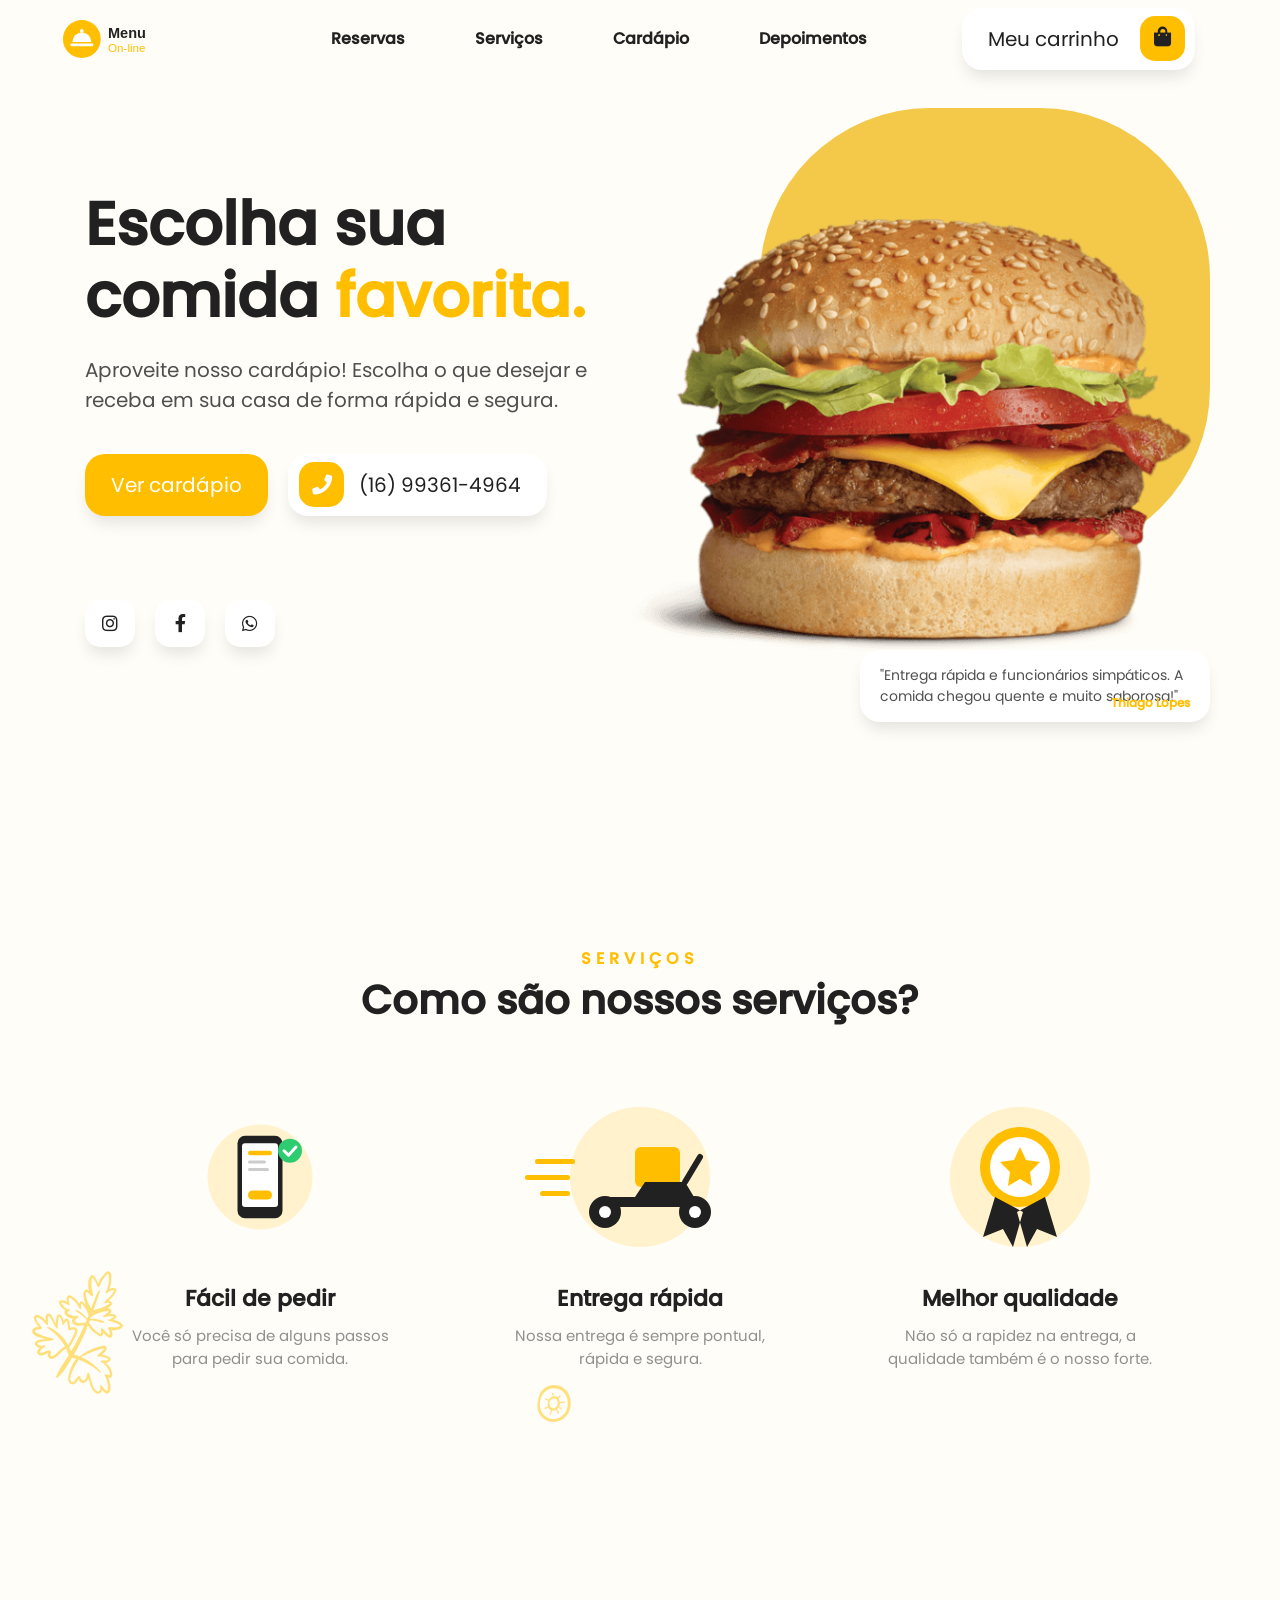
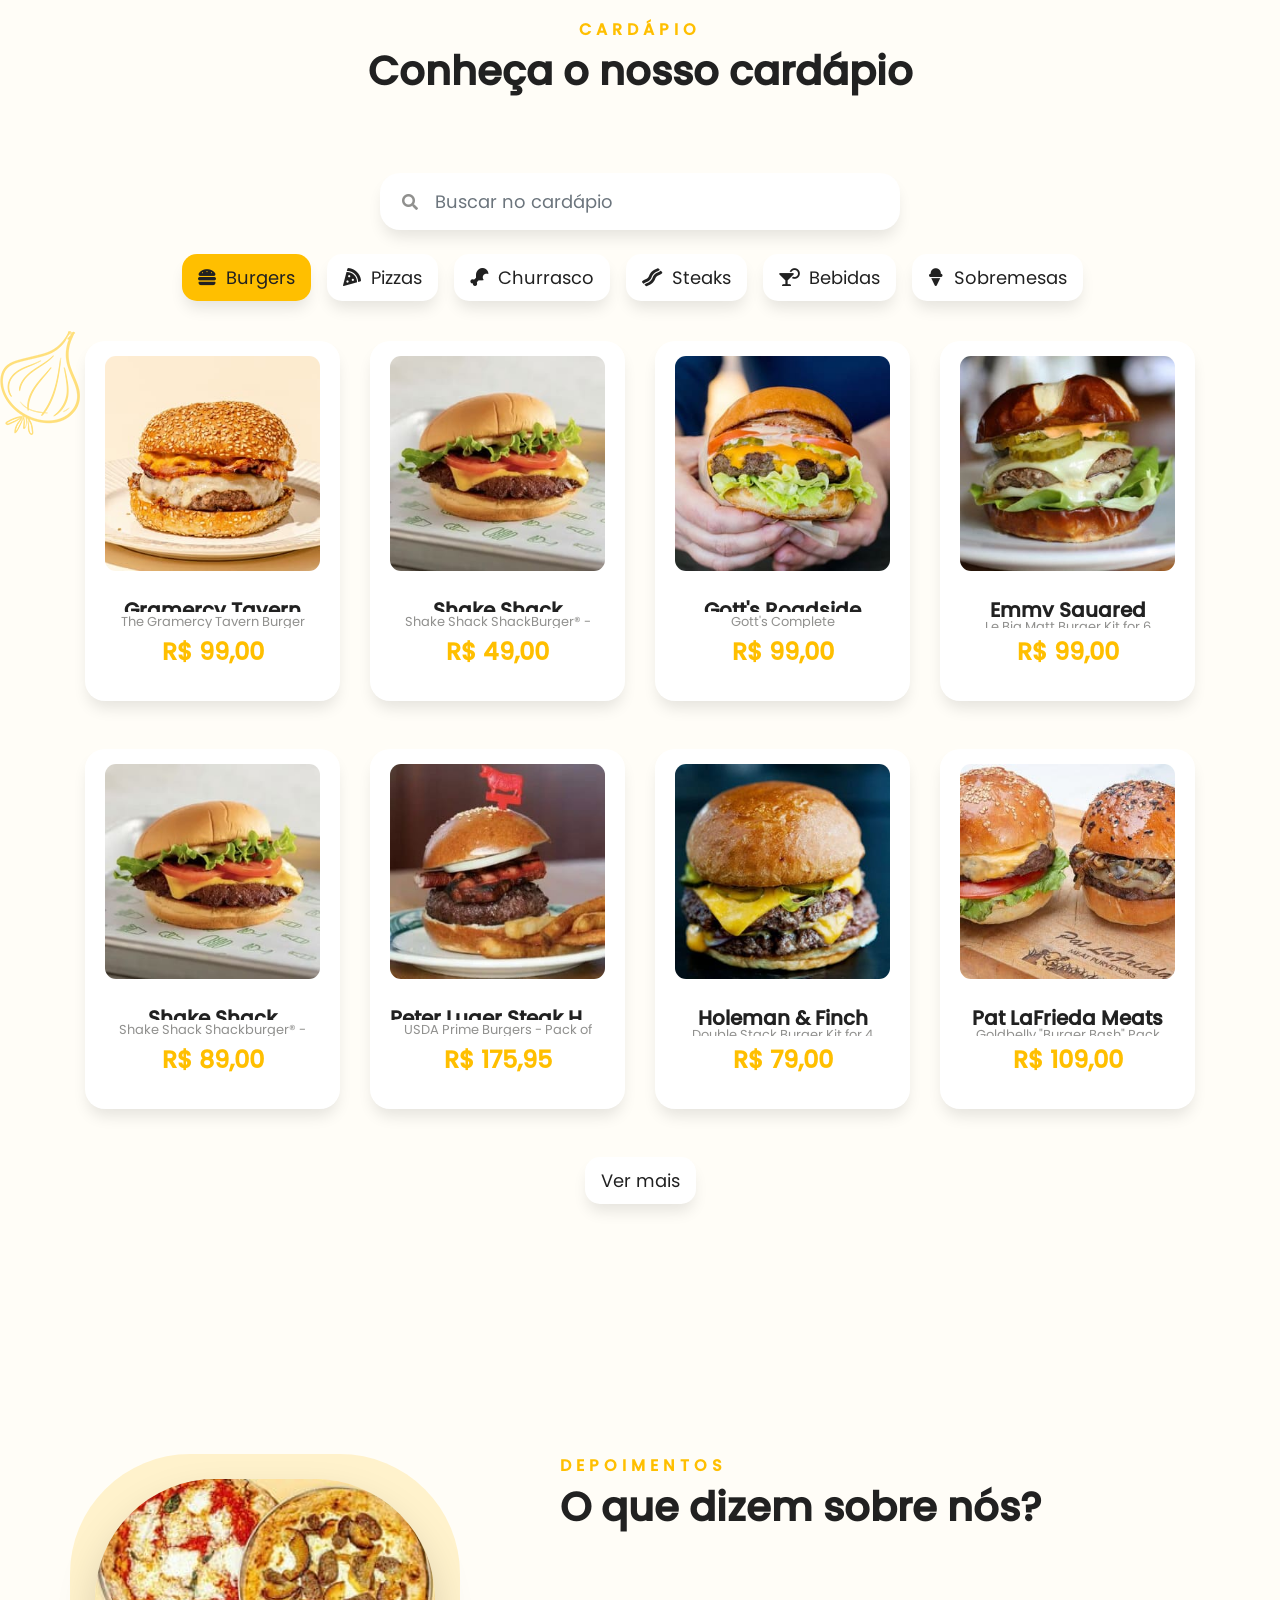
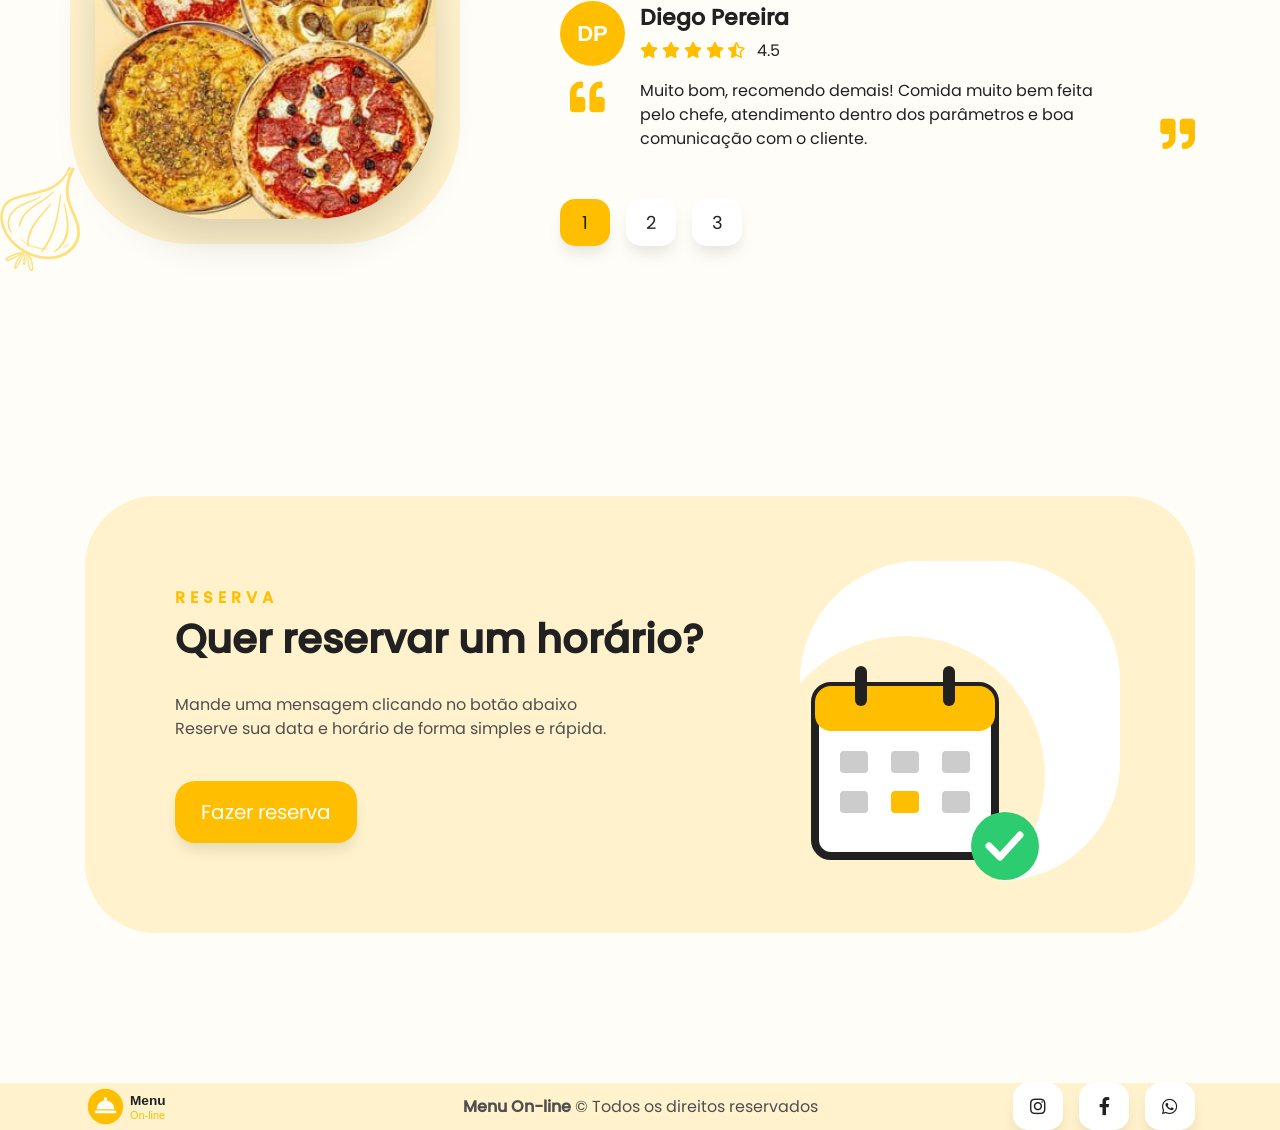
<file: index.html>
<!DOCTYPE html>
<html lang="pt-BR">

    <head>
        <meta charset="UTF-8" />
        <meta http-equiv="X-UA-Compatible" content="IE=edge" />
        <meta name="viewport" content="width=device-width, initial-scale=1.0" />
        <meta name="description" content="Cardápio on-line: escolha seus pratos, monte o carrinho e envie o pedido direto pelo WhatsApp." />
        <meta name="theme-color" content="#ffbf00" />
        <link rel="icon" href="./img/logo.svg" type="image/svg+xml" />
        <title>Restaurante - Seja bem-vindo!</title>

        <link rel="stylesheet" href="./css/bootstrap.min.css" />
        <link rel="stylesheet" href="./css/fontawesome.css" />
        <link rel="stylesheet" href="./css/animate.css" />
        <link rel="stylesheet" href="./css/main.css" />
        <link rel="stylesheet" href="./css/responsivo.css" />

        <!-- dados da empresa: edite js/empresa.js -->
        <script type="text/javascript" src="./js/empresa.js"></script>
        <script type="text/javascript" src="./js/comum.js"></script>
        <script type="text/javascript" src="./js/config.js"></script>
        <script type="text/javascript" src="./js/loja.js"></script>

    </head>

    <body>

        <div class="container-mensagens" id="container-mensagens">

        </div>

        <a class="botao-carrinho animated bounceIn hidden" onclick="cardapio.metodos.abrirCarrinho(true)">
            <div class="badge-total-carrinho">0</div>
            <i class="fa fa-shopping-bag"></i>
        </a>

        <section class="header">
            <div class="container">
                <nav class="navbar navbar-expand-lg pl-0 pr-0 col-one">
                    <a class="navbar-brand wow fadeIn" href="#">
                        <img src="./img/logo.svg" width="160" class="img-logo" alt="Menu On-line" />
                    </a>
                    <button class="navbar-toggler" type="button" data-toggle="collapse" data-target="#navbarNavDropdown">
                        <span class="navbar-toggler-icon">
                            <i class="fas fa-bars"></i>
                        </span>
                    </button>
                    <div class="collapse navbar-collapse" id="navbarNavDropdown">
                        <ul class="navbar-nav ml-auto mr-auto wow fadeIn">
                            <li class="nav-item nav-reservas">
                                <a href="#reservas" class="nav-link"><b>Reservas</b></a>
                            </li>
                            <li class="nav-item">
                                <a href="#servicos" class="nav-link"><b>Serviços</b></a>
                            </li>
                            <li class="nav-item">
                                <a href="#cardapio" class="nav-link"><b>Cardápio</b></a>
                            </li>
                            <li class="nav-item nav-depoimentos">
                                <a href="#depoimentos" class="nav-link"><b>Depoimentos</b></a>
                            </li>
                        </ul>
                        <a class="btn btn-white btn-icon wow fadeIn" onclick="cardapio.metodos.abrirCarrinho(true)">
                            Meu carrinho <span class="icon">
                                <div class="container-total-carrinho badge-total-carrinho hidden">0</div>
                                <i class="fa fa-shopping-bag"></i>
                            </span>
                        </a>
                    </div>
                </nav>
            </div>
        </section>

        <section class="banner">
            <div class="container">
                <div class="row">
                    <div class="col-12 col-lg-6 col-md-6 col-sm-12 col-one">
                        <div class="d-flex text-banner">
                            <h1 class="wow fadeInLeft"><b><span id="lblTituloSite"></span> <b class="color-primary" id="lblTituloDestaque"></b></b></h1>
                            <p class="wow fadeInLeft delay-02s" id="lblDescricaoSite"></p>
                            <div class="wow fadeIn delay-05s">
                                <a href="#cardapio" class="btn btn-yellow mt-4 mr-3">
                                    Ver cardápio
                                </a>
                                <a href="#" class="btn btn-white btn-icon-left mt-4" id="btnLigar">
                                    <span class="icon-left">
                                        <i class="fa fa-phone"></i>
                                    </span>
                                    <span id="lblTelefone"></span>
                                </a>
                            </div>
                        </div>
                        <a href="#" target="_blank" class="link-instagram btn btn-sm btn-white btn-social mt-4 mr-3 wow fadeIn delay-05s" title="Instagram">
                            <i class="fab fa-instagram"></i>
                        </a>
                        <a href="#" target="_blank" class="link-facebook btn btn-sm btn-white btn-social mt-4 mr-3 wow fadeIn delay-05s" title="Facebook">
                            <i class="fab fa-facebook-f"></i>
                        </a>
                        <a class="link-whatsapp btn btn-sm btn-white btn-social mt-4 wow fadeIn delay-05s" title="WhatsApp">
                            <i class="fab fa-whatsapp"></i>
                        </a>
                    </div>

                    <div class="col-6 no-mobile">
                        <div class="card-banner wow fadeIn delay-02s"></div>
                        <div class="d-flex img-banner wow fadeIn delay-05s">
                            <img src="./img/burguer.png" alt="" id="imgBanner" />
                        </div>
                        <div class="card card-case wow fadeInRight delay-07s">
                            <span id="lblCardCaseTexto"></span>
                            <span class="card-case-name">
                                <b id="lblCardCaseNome"></b>
                            </span>
                        </div>
                    </div>
                </div>
            </div>
        </section>

        <section class="servicos" id="servicos">

            <div class="background-servicos"></div>

            <div class="container">
                <div class="row">

                    <div class="col-12 col-one text-center mb-5 wow fadeIn">
                        <span class="hint-title"><b>Serviços</b></span>
                        <h1 class="title">
                            <b>Como são nossos serviços?</b>
                        </h1>
                    </div>

                    <div class="col-12 col-lg-4 col-md-4 col-sm-12 col-one mb-5 wow fadeInUp">
                        <div class="card-icon text-center">
                            <img src="./img/icone-pedido.svg" width="150" alt="" />
                        </div>
                        <div class="card-text text-center mt-3">
                            <p><b>Fácil de pedir</b></p>
                            <span>
                                Você só precisa de alguns passos para pedir sua comida.
                            </span>
                        </div>
                    </div>

                    <div class="col-12 col-lg-4 col-md-4 col-sm-12 col-one mb-5 wow fadeInUp">
                        <div class="card-icon text-center">
                            <img src="./img/icone-delivery.svg" width="250" alt="" />
                        </div>
                        <div class="card-text text-center mt-3">
                            <p><b>Entrega rápida</b></p>
                            <span>
                                Nossa entrega é sempre pontual, rápida e segura.
                            </span>
                        </div>
                    </div>

                    <div class="col-12 col-lg-4 col-md-4 col-sm-12 col-one mb-5 wow fadeInUp">
                        <div class="card-icon text-center">
                            <img src="./img/icone-qualidade.svg" width="250" alt="" />
                        </div>
                        <div class="card-text text-center mt-3">
                            <p><b>Melhor qualidade</b></p>
                            <span>
                                Não só a rapidez na entrega, a qualidade também é o nosso forte.
                            </span>
                        </div>
                    </div>

                </div>
            </div>
        </section>

        <section class="cardapio" id="cardapio">

            <div class="background-cardapio"></div>

            <div class="container">
                <div class="row">

                    <div class="col-12 col-one text-center mb-5 wow fadeIn">
                        <span class="hint-title"><b>Cardápio</b></span>
                        <h1 class="title">
                            <b>Conheça o nosso cardápio</b>
                        </h1>
                    </div>

                    <div class="col-12 col-one hidden" id="avisoMesa">
                        <div class="aviso-mesa">
                            <i class="fas fa-chair"></i>
                            <span><b>Mesa <span id="lblNumeroMesa"></span></b> · escolha os itens e envie o pedido pelo WhatsApp</span>
                        </div>
                    </div>

                    <div class="col-12 col-one mb-4">
                        <div class="container-busca">
                            <i class="fas fa-search"></i>
                            <input id="txtBusca" type="search" class="form-control" placeholder="Buscar no cardápio" autocomplete="off" />
                        </div>
                    </div>

                    <!-- categorias: configure em js/empresa.js -->
                    <div class="col-12 col-one container-menu wow fadeInUp" id="menuCategorias">
                    </div>

                    <div class="col-12 col-one">
                        <div class="row" id="itensCardapio">

                            

                        </div>
                    </div>
                
                    <div class="col-12 col-one text-center wow fadeInUp">
                        <a id="btnVerMais" class="btn btn-white btn-sm" onclick="cardapio.metodos.verMais()">
                            Ver mais
                        </a>
                    </div>

                </div>
            </div>
        </section>

        <section class="depoimentos" id="depoimentos">

            <div class="background-depoimentos"></div>

            <div class="container">
                <div class="row">

                    <div class="col-5 no-mobile text-center">
                        <div class="card-depoimentos wow fadeIn"></div>
                        <div class="d-flex img-banner wow fadeInLeft delay-02s">
                            <img src="./img/cardapio/pizzas/wood-fired-pizzas-best-seller-4-pack.1653bb05922ba153ac178f8365d27f6d.jpg" class="img-pizzas" alt="" id="imgDepoimentos" />
                        </div>
                    </div>

                    <div class="col-12 col-lg-7 col-md-7 col-sm-12 col-one">
                        <span class="hint-title wow fadeIn"><b>Depoimentos</b></span>
                        <h1 class="title wow fadeIn">
                            <b>O que dizem sobre nós?</b>
                        </h1>
                        <!-- depoimentos: configure em js/empresa.js -->
                        <div class="mb-5" id="listaDepoimentos"></div>

                        <div id="botoesDepoimentos"></div>

                    </div>

                </div>
            </div>
        </section>

        <section class="reserva" id="reservas">
            <div class="container">
                <div class="row">
                    <div class="col-12 col-one">

                        <div class="card-secondary wow fadeInUp">

                            <div class="row">

                                <div class="col-12 col-lg-7 col-md-7 col-sm-12">
                                    <span class="hint-title"><b>Reserva</b></span>
                                    <h1 class="title">
                                        <b>Quer reservar um horário?</b>
                                    </h1>
                                    <p class="pr-5">
                                        Mande uma mensagem clicando no botão abaixo
                                        <br>
                                        Reserve sua data e horário de forma simples e rápida.
                                    </p>
                                    <a class="btn btn-yellow mt-4 wow fadeIn delay-05s" href="#" id="btnReserva" target="_blank">
                                        Fazer reserva
                                    </a>
                                </div>

                                <div class="col-5 no-mobile">
                                    <div class="card-reserva"></div>
                                    <div class="d-flex img-banner">
                                        <img src="./img/icone-reserva.svg" alt="" />
                                    </div>
                                </div>

                            </div>

                        </div>

                    </div>
                </div>
            </div>
        </section>

        <footer>
            <div class="container">
                <div class="row">

                    <div class="col-12 col-lg-3 col-md-3 col-sm-12 col-one container-logo-footer wow fadeIn">
                        <img class="logo-footer" src="./img/logo.svg" alt="Menu On-line" />
                    </div>

                    <div class="col-12 col-lg-6 col-md-6 col-sm-12 col-one container-texto-footer wow fadeIn">
                        <p class="mb-0">
                            <b class="lbl-nome-empresa"></b> &copy; Todos os direitos reservados
                        </p>
                    </div>

                    <div class="col-12 col-lg-3 col-md-3 col-sm-12 col-one container-redes-footer wow fadeIn">
                        <a href="#" target="_blank" class="link-instagram btn btn-sm btn-white btn-social mr-3" title="Instagram">
                            <i class="fab fa-instagram"></i>
                        </a>
                        <a href="#" target="_blank" class="link-facebook btn btn-sm btn-white btn-social mr-3" title="Facebook">
                            <i class="fab fa-facebook-f"></i>
                        </a>
                        <a class="link-whatsapp btn btn-sm btn-white btn-social" title="WhatsApp">
                            <i class="fab fa-whatsapp"></i>
                        </a>
                    </div>

                </div>
            </div>
        </footer>


        <div class="modal-full animated fadeIn hidden" id="modalCarrinho">

            <div class="m-header">
                <div class="container">
                    <a class="btn btn-white btn-sm float-right" onclick="cardapio.metodos.abrirCarrinho(false)">
                        Fechar
                    </a>
                    <div class="etapas">
                        <div class="etapa etapa1 active">1</div>
                        <div class="etapa etapa2">2</div>
                        <div class="etapa etapa3">3</div>
                    </div>
                    <p class="title-carrinho mt-4">
                        <b id="lblTituloEtapa">Seu carrinho:</b>
                    </p>
                </div>
            </div>

            <div class="m-body">
                <div class="container">

                    <div id="itensCarrinho" class="row mr-0 ml-0 animated fadeIn hidden">

                    </div>

                    <div id="finalizarPedido" class="row mr-0 ml-0 animated fadeIn hidden">

                        <div class="col-12 mb-4">
                            <div class="tipos-pedido" id="tiposPedido"></div>
                        </div>

                        <div class="col-12 col-lg-6 col-md-6 col-sm-12">
                            <div class="form-group">
                                <label>Seu nome: <span class="obrigatorio">obrigatório</span></label>
                                <input id="txtNome" type="text" class="form-control" autocomplete="name" maxlength="60" />
                            </div>
                        </div>

                        <div class="col-12 col-lg-3 col-md-3 col-sm-12 campo-mesa hidden">
                            <div class="form-group">
                                <label>Número da mesa: <span class="obrigatorio">obrigatório</span></label>
                                <input id="txtMesa" type="number" min="1" class="form-control" inputmode="numeric" />
                            </div>
                        </div>

                        <div class="col-12 campo-retirada info-retirada hidden">
                            <p class="texto-info">
                                <i class="fas fa-store"></i> Retire seu pedido em: <b id="lblEnderecoLoja"></b>
                            </p>
                        </div>

                        <div class="col-12 campos-entrega hidden">
                        <div class="row">

                        <div class="col-12 col-lg-4 col-md-4 col-sm-12">
                            <div class="form-group container-cep">
                                <label>CEP:</label>
                                <input id="txtCEP" type="text" class="form-control" inputmode="numeric" maxlength="9" placeholder="00000-000" autocomplete="postal-code" />
                                <a class="btn btn-yellow btn-sm" onclick="cardapio.metodos.buscarCep()" title="Buscar CEP">
                                    <i class="fa fa-search"></i>
                                </a>
                            </div>
                        </div>

                        <div class="col-8 no-mobile"></div>

                        <div class="col-12 col-lg-6 col-md-6 col-sm-12">
                            <div class="form-group">
                                <label>Endereço:</label>
                                <input id="txtEndereco" type="text" class="form-control" />
                            </div>
                        </div>

                        <div class="col-12 col-lg-4 col-md-4 col-sm-12">
                            <div class="form-group">
                                <label>Bairro:</label>
                                <input id="txtBairro" type="text" class="form-control" />
                            </div>
                        </div>

                        <div class="col-12 col-lg-2 col-md-2 col-sm-12">
                            <div class="form-group">
                                <label>Número:</label>
                                <input id="txtNumero" type="text" class="form-control" inputmode="numeric" />
                            </div>
                        </div>

                        <div class="col-12 col-lg-6 col-md-6 col-sm-12">
                            <div class="form-group">
                                <label>Cidade:</label>
                                <input id="txtCidade" type="text" class="form-control" />
                            </div>
                        </div>

                        <div class="col-12 col-lg-4 col-md-4 col-sm-12">
                            <div class="form-group">
                                <label>Complemento:</label>
                                <input id="txtComplemento" type="text" class="form-control" />
                            </div>
                        </div>

                        <div class="col-12 col-lg-2 col-md-2 col-sm-12">
                            <div class="form-group">
                                <label>UF:</label>
                                <select id="ddlUf" class="form-control">
                                    <option value="-1">...</option>
                                    <option value="AC">AC</option>
                                    <option value="AL">AL</option>
                                    <option value="AP">AP</option>
                                    <option value="AM">AM</option>
                                    <option value="BA">BA</option>
                                    <option value="CE">CE</option>
                                    <option value="DF">DF</option>
                                    <option value="ES">ES</option>
                                    <option value="GO">GO</option>
                                    <option value="MA">MA</option>
                                    <option value="MT">MT</option>
                                    <option value="MS">MS</option>
                                    <option value="MG">MG</option>
                                    <option value="PA">PA</option>
                                    <option value="PB">PB</option>
                                    <option value="PR">PR</option>
                                    <option value="PE">PE</option>
                                    <option value="PI">PI</option>
                                    <option value="RJ">RJ</option>
                                    <option value="RN">RN</option>
                                    <option value="RS">RS</option>
                                    <option value="RO">RO</option>
                                    <option value="RR">RR</option>
                                    <option value="SC">SC</option>
                                    <option value="SP">SP</option>
                                    <option value="SE">SE</option>
                                    <option value="TO">TO</option>
                                </select>
                            </div>
                        </div>

                    </div>

                        </div>

                        <div class="col-12">
                            <p class="title-carrinho mt-2 mb-2">
                                <b>Pagamento:</b> <span class="obrigatorio">obrigatório</span>
                            </p>
                            <div id="formasPagamento" class="formas-pagamento"></div>
                        </div>

                        <div class="col-12 col-lg-4 col-md-4 col-sm-12 campo-troco hidden">
                            <div class="form-group">
                                <label>Troco para quanto?</label>
                                <input id="txtTroco" type="text" class="form-control" inputmode="decimal" placeholder="Ex.: 100,00 (deixe vazio se não precisar)" />
                            </div>
                        </div>

                        <div class="col-12">
                            <div class="form-group">
                                <label>Observações do pedido:</label>
                                <textarea id="txtObservacao" class="form-control" rows="2" maxlength="300" placeholder="Ex.: sem cebola, tocar o interfone..."></textarea>
                            </div>
                        </div>

                    </div>

                    <div id="resumoCarrinho" class="row mr-0 ml-0 animated fadeIn hidden">
                        <div class="col-12">
                            <p class="title-carrinho mt-4">
                                <b>Itens do pedido:</b>
                            </p>
                        </div>

                        <div class="col-12">
                            <div class="row" id="listaItensResumo">

                            </div>
                        </div>

                        <div class="col-12">
                            <p class="title-carrinho mt-4">
                                <b id="lblTituloLocal">Local da entrega:</b>
                            </p>
                        </div>

                        <div class="col-12 item-carrinho resumo">
                            <div class="img-map">
                                <i id="iconeLocal" class="fas fa-map-marked-alt"></i>
                            </div>
                            <div class="dados-produto">
                                <p class="texto-endereco">
                                    <b id="resumoEndereco"></b>
                                </p>
                                <p class="cidade-endereco" id="cidadeEndereco"></p>
                            </div>
                        </div>

                        <div class="col-12" id="blocoPagamento">
                            <p class="title-carrinho mt-4">
                                <b>Pagamento:</b>
                            </p>
                            <div class="item-carrinho resumo ml-0">
                                <div class="img-map">
                                    <i class="fas fa-wallet"></i>
                                </div>
                                <div class="dados-produto">
                                    <p class="texto-endereco"><b id="resumoPagamento"></b></p>
                                    <p class="cidade-endereco" id="resumoObservacao"></p>
                                </div>
                            </div>
                        </div>

                        <div class="col-12 hidden" id="areaPix">
                            <div class="pix-box">
                                <p class="mb-1"><b>Pague com Pix</b></p>
                                <p class="mb-2">Valor: <b id="lblValorPix"></b></p>
                                <p class="aviso-pix" id="lblAvisoPixEntrega">A taxa de entrega será combinada pelo WhatsApp.</p>
                                <div id="qrPix" class="qr-pix"></div>
                                <textarea id="txtPixCopiaECola" class="form-control" rows="3" readonly></textarea>
                                <a class="btn btn-white btn-sm mt-3" onclick="cardapio.metodos.copiarPix()">
                                    <i class="fas fa-copy"></i>&nbsp; Copiar código Pix
                                </a>
                            </div>
                        </div>

                        <div class="col-12 hidden" id="areaCartao">
                            <div class="pix-box">
                                <p class="mb-2"><b>Pague com cartão</b></p>
                                <a class="btn btn-white btn-sm" target="_blank" id="btnPagarCartao">
                                    <i class="fas fa-credit-card"></i>&nbsp; Abrir link de pagamento
                                </a>
                            </div>
                        </div>

                    </div>

                    <div id="pedidoEnviado" class="row mr-0 ml-0 animated fadeIn hidden">
                        <div class="col-12 text-center pedido-enviado">
                            <i class="fas fa-check-circle"></i>
                            <p class="title-carrinho mt-3 mb-1"><b>Falta só um toque!</b></p>
                            <p>
                                Abrimos o WhatsApp com o seu pedido <b id="lblCodigoPedido"></b> pronto.<br>
                                Toque em <b>enviar</b> na conversa para a loja receber.
                            </p>
                            <a class="btn btn-white btn-sm" target="_blank" id="btnReabrirWhatsapp">
                                <i class="fab fa-whatsapp"></i>&nbsp; Abrir o WhatsApp de novo
                            </a>
                        </div>
                        <div class="col-12 area-pagamento"></div>
                    </div>

                </div>
            </div>

            <div class="m-footer">
                <div class="container">
                    <div class="container-total text-right mb-4">
                        <p class="mb-0">
                            <span>Subtotal:</span>
                            <span id="lblSubTotal">R$ 0,00</span>
                        </p>
                        <p class="mb-0 texto-entrega">
                            <span><i class="fas fa-motorcycle"></i> Entrega:</span>
                            <span id="lblValorEntrega">+ R$ 0,00</span>
                        </p>
                        <p class="mb-0 texto-total">
                            <span><b>Total:</b></span>
                            <span class="valor-total"><b id="lblValorTotal">R$ 0,00</b></span>
                        </p>
                    </div>

                    <a onclick="cardapio.metodos.carregarEndereco()" class="btn btn-yellow float-right" id="btnEtapaPedido">
                        Continuar
                    </a>
                    <a onclick="cardapio.metodos.resumoPedido()" class="btn btn-yellow float-right hidden" id="btnEtapaEndereco">
                        Revisar pedido
                    </a>
                    <a href="#" class="btn btn-yellow float-right hidden" id="btnEtapaResumo" target="_blank" onclick="cardapio.metodos.pedidoEnviado()">
                        <i class="fab fa-whatsapp"></i>&nbsp; Enviar pedido
                    </a>
                    <a class="btn btn-yellow float-right hidden" id="btnNovoPedido" onclick="cardapio.metodos.novoPedido()">
                        Fazer um novo pedido
                    </a>

                    <a onclick="cardapio.metodos.voltarEtapa()" class="btn btn-white float-right mr-3 hidden" id="btnVoltar">
                        Voltar
                    </a>

                </div>
            </div>


        </div>


        <script type="text/javascript" src="./js/jquery-1.12.4.min.js"></script>
        <script type="text/javascript" src="./js/modernizr-3.5.0.min.js"></script>
        <script type="text/javascript" src="./js/bootstrap.min.js"></script>
        <script type="text/javascript" src="./js/popper.min.js"></script>
        <script type="text/javascript" src="./js/wow.min.js"></script>
        <script type="text/javascript" src="./js/supabase.js"></script>
        <script type="text/javascript" src="./js/qrcode.js"></script>
        <script type="text/javascript" src="./js/dados.js"></script>
        <script type="text/javascript" src="./js/app.js"></script>

        <script>new WOW().init();</script>

    </body>

</html>
</file>
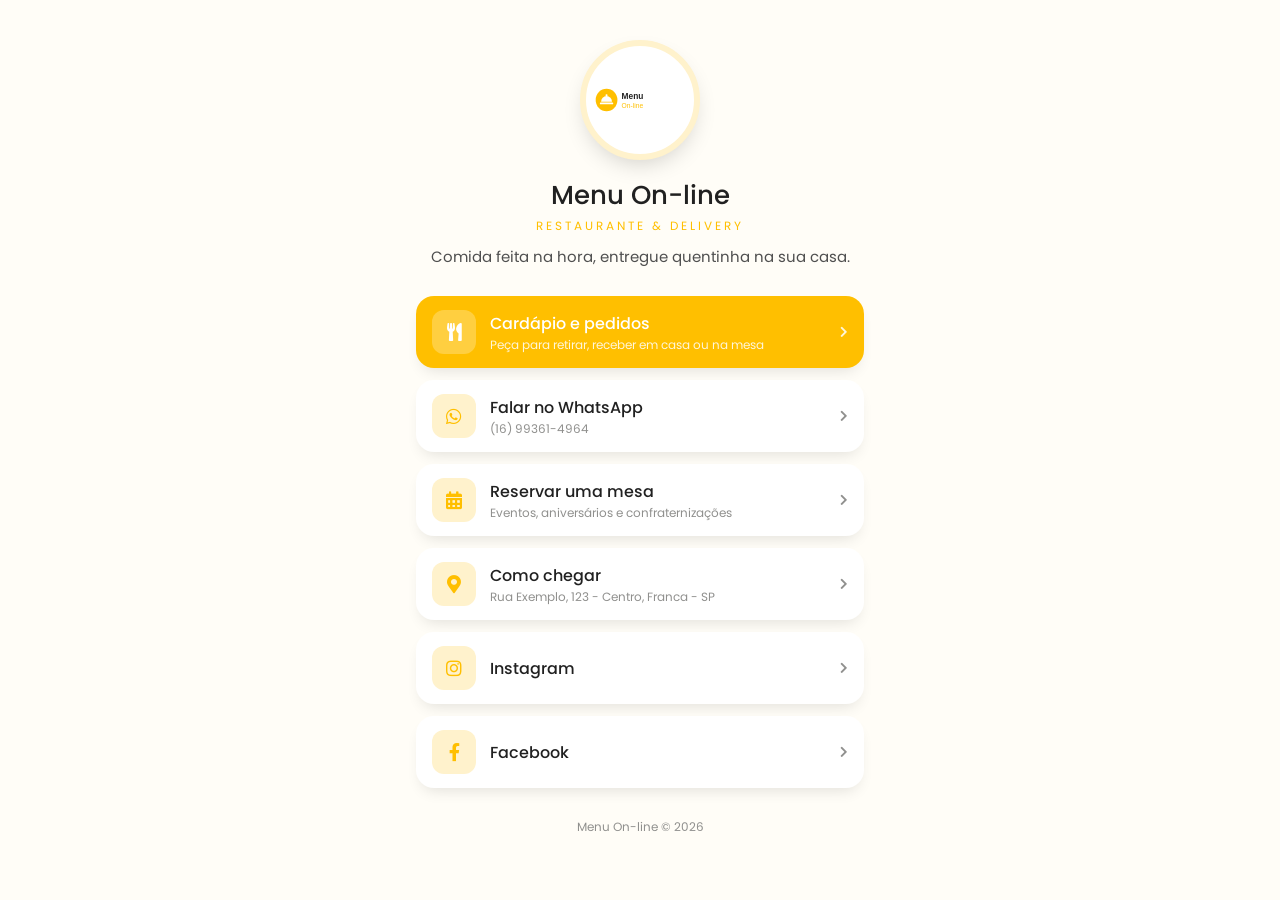
<file: bio.html>
<!DOCTYPE html>
<html lang="pt-BR">

    <head>
        <meta charset="UTF-8" />
        <meta name="viewport" content="width=device-width, initial-scale=1.0" />
        <meta name="description" content="Cardápio, pedidos, WhatsApp e localização." />
        <title>Link da bio</title>

        <link rel="stylesheet" href="./css/fontawesome.css" />
        <link rel="stylesheet" href="./css/bio.css" />

        <!-- dados da empresa: edite js/empresa.js -->
        <script type="text/javascript" src="./js/empresa.js"></script>
        <script type="text/javascript" src="./js/comum.js"></script>
        <script type="text/javascript" src="./js/config.js"></script>
        <script type="text/javascript" src="./js/loja.js"></script>
        <script type="text/javascript" src="./js/supabase.js"></script>
    </head>

    <body>

        <main class="bio">

            <header class="bio-topo">
                <div class="bio-logo">
                    <img id="imgLogo" src="" alt="" />
                </div>
                <h1 id="lblNome"></h1>
                <p class="bio-slogan" id="lblSlogan"></p>
                <p class="bio-descricao" id="lblDescricao"></p>
            </header>

            <nav class="bio-links" id="listaLinks"></nav>

            <footer class="bio-rodape">
                <span id="lblRodape"></span>
            </footer>

        </main>

        <script type="text/javascript">

            // com ?loja=, espera os dados da loja chegarem do banco
            LOJA.carregar().then(function () {

                var esc = COMUM.escapar;

                document.title = EMPRESA.nome + ' - Links';
                document.getElementById('imgLogo').src = EMPRESA.logo;
                document.getElementById('imgLogo').alt = EMPRESA.nome;
                document.getElementById('lblNome').textContent = EMPRESA.nome;
                document.getElementById('lblSlogan').textContent = EMPRESA.slogan || '';
                document.getElementById('lblDescricao').textContent = EMPRESA.descricaoBio || '';
                document.getElementById('lblRodape').textContent = EMPRESA.nome + ' © ' + new Date().getFullYear();

                var links = [];

                // botão principal: cardápio e pedidos
                links.push({
                    titulo: 'Cardápio e pedidos',
                    subtitulo: 'Peça para retirar, receber em casa ou na mesa',
                    icone: 'fas fa-utensils',
                    url: LOJA.link('./index.html') + '#cardapio',
                    destaque: true
                });

                if (EMPRESA.whatsapp) {
                    links.push({
                        titulo: 'Falar no WhatsApp',
                        subtitulo: EMPRESA.telefoneExibicao || '',
                        icone: 'fab fa-whatsapp',
                        url: COMUM.linkWhatsApp()
                    });
                }

                // botões extras configurados em js/empresa.js
                (EMPRESA.linksBio || []).forEach(function (link) {
                    var url = link.url ? COMUM.urlSegura(link.url) : COMUM.linkWhatsApp(link.mensagem || '');
                    if (!link.titulo || !url) return;

                    links.push({
                        titulo: link.titulo,
                        subtitulo: link.subtitulo || '',
                        icone: link.icone || 'fas fa-link',
                        url: url
                    });
                });

                if (COMUM.linkMapa()) {
                    links.push({
                        titulo: 'Como chegar',
                        subtitulo: EMPRESA.endereco || '',
                        icone: 'fas fa-map-marker-alt',
                        url: COMUM.linkMapa()
                    });
                }

                if (COMUM.urlSegura(EMPRESA.instagram)) {

                    // https://www.instagram.com/minhaloja/ => @minhaloja
                    var perfil = EMPRESA.instagram.replace(/^https?:\/\/[^/]+\/?/, '').split(/[/?#]/)[0];

                    links.push({
                        titulo: 'Instagram',
                        subtitulo: perfil ? '@' + perfil : '',
                        icone: 'fab fa-instagram',
                        url: EMPRESA.instagram
                    });
                }

                if (COMUM.urlSegura(EMPRESA.facebook)) {
                    links.push({
                        titulo: 'Facebook',
                        subtitulo: '',
                        icone: 'fab fa-facebook-f',
                        url: EMPRESA.facebook
                    });
                }

                document.getElementById('listaLinks').innerHTML = links.map(function (link) {

                    // o cardápio abre na mesma aba; os outros links em uma nova
                    var externo = link.url.indexOf('http') === 0;

                    return '<a class="bio-link' + (link.destaque ? ' destaque' : '') + '" href="' + esc(link.url) + '"' +
                        (externo ? ' target="_blank" rel="noopener"' : '') + '>' +
                        '<span class="bio-icone"><i class="' + esc(link.icone) + '"></i></span>' +
                        '<span class="bio-texto"><b>' + esc(link.titulo) + '</b>' +
                        (link.subtitulo ? '<small>' + esc(link.subtitulo) + '</small>' : '') + '</span>' +
                        '<i class="fas fa-chevron-right bio-seta"></i>' +
                        '</a>';

                }).join('');

            });

        </script>

    </body>

</html>
</file>
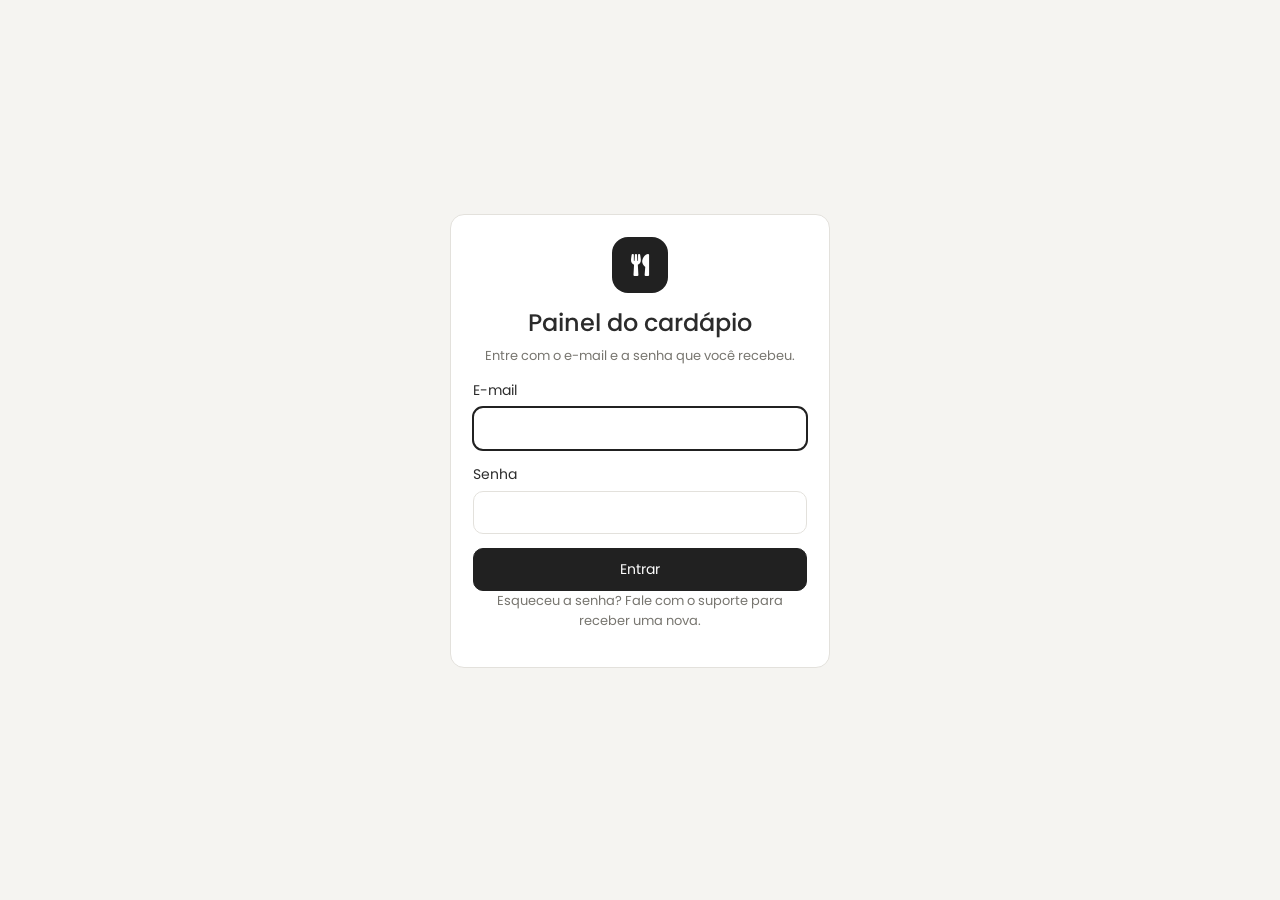
<file: painel.html>
<!DOCTYPE html>
<html lang="pt-BR">

    <head>
        <meta charset="UTF-8" />
        <meta name="viewport" content="width=device-width, initial-scale=1.0" />
        <meta name="robots" content="noindex" />
        <meta name="theme-color" content="#212121" />
        <title>Painel do cardápio</title>

        <link rel="icon" href="./img/logo.svg" type="image/svg+xml" />
        <link rel="stylesheet" href="./css/fontawesome.css" />
        <link rel="stylesheet" href="./css/painel.css" />
    </head>

    <body>

        <div id="mensagens" class="mensagens" aria-live="polite"></div>

        <!-- ================= carregando ================= -->
        <section id="telaCarregando" class="tela-centro">
            <p class="carregando"><i class="fas fa-utensils"></i> Carregando...</p>
        </section>

        <!-- ================= login ================= -->
        <section id="telaLogin" class="tela-centro hidden">
            <form id="formLogin" class="cartao login">
                <div class="login-icone"><i class="fas fa-utensils"></i></div>
                <h1>Painel do cardápio</h1>
                <p class="dica">Entre com o e-mail e a senha que você recebeu.</p>

                <label>
                    E-mail
                    <input type="email" id="loginEmail" required autocomplete="username" />
                </label>
                <label>
                    Senha
                    <input type="password" id="loginSenha" required autocomplete="current-password" />
                </label>

                <button type="submit" class="botao principal largo">Entrar</button>
                <p class="dica">Esqueceu a senha? Fale com o suporte para receber uma nova.</p>
            </form>
        </section>

        <!-- ================= aplicativo ================= -->
        <div id="telaApp" class="hidden">

            <header class="topo">
                <b class="topo-marca"><i class="fas fa-utensils"></i> Painel</b>
                <span id="lblUsuario" class="topo-usuario"></span>
                <button type="button" id="btnTrocarSenha" class="botao pequeno"><i class="fas fa-key"></i> <span>Trocar senha</span></button>
                <button type="button" id="btnSair" class="botao pequeno"><i class="fas fa-sign-out-alt"></i> <span>Sair</span></button>
            </header>

            <main class="conteudo">

                <!-- ---------- lista de lojas ---------- -->
                <section id="telaLojas" class="hidden">

                    <div class="cabecalho">
                        <h1>Lojas</h1>
                    </div>

                    <form id="formNovaLoja" class="cartao so-admin hidden">
                        <h2>Nova loja</h2>
                        <div class="grade">
                            <label>
                                Nome da loja
                                <input id="novaLojaNome" required maxlength="80" placeholder="Ex.: Pizzaria do Zé" />
                            </label>
                            <label>
                                Endereço do cardápio
                                <span class="com-prefixo">
                                    <span>?loja=</span>
                                    <input id="novaLojaSlug" required minlength="3" maxlength="40"
                                        pattern="[a-z0-9]+(-[a-z0-9]+)*" placeholder="pizzaria-do-ze"
                                        title="Só letras minúsculas, números e hífen" />
                                </span>
                            </label>
                        </div>
                        <button type="submit" class="botao principal"><i class="fas fa-plus"></i> Criar loja</button>
                    </form>

                    <div id="listaLojas" class="lista-lojas"></div>

                    <p id="semLojas" class="cartao vazio hidden">
                        Sua conta ainda não tem nenhuma loja liberada. Fale com o suporte.
                    </p>

                </section>

                <!-- ---------- editor da loja ---------- -->
                <section id="telaLoja" class="hidden">

                    <div class="cabecalho">
                        <button type="button" id="btnVoltarLojas" class="botao pequeno"><i class="fas fa-chevron-left"></i> Lojas</button>
                        <h1 id="lblNomeLoja"></h1>
                        <span id="lblLojaInativa" class="selo selo-alerta hidden">Desativada</span>
                    </div>

                    <div class="atalhos">
                        <a id="lnkCardapio" class="botao pequeno" target="_blank"><i class="fas fa-external-link-alt"></i> Ver cardápio</a>
                        <a id="lnkBio" class="botao pequeno" target="_blank"><i class="fas fa-link"></i> Link da bio</a>
                        <a id="lnkQr" class="botao pequeno" target="_blank"><i class="fas fa-print"></i> QR codes</a>
                    </div>

                    <nav class="abas" id="abas">
                        <button type="button" data-aba="abaLoja" class="active"><i class="fas fa-store"></i> Loja</button>
                        <button type="button" data-aba="abaCardapio"><i class="fas fa-utensils"></i> Cardápio</button>
                        <button type="button" data-aba="abaPedidos"><i class="fas fa-motorcycle"></i> Pedidos e pagamento</button>
                        <button type="button" data-aba="abaPagina"><i class="fas fa-image"></i> Página e bio</button>
                        <button type="button" data-aba="abaAcessos" class="so-admin hidden"><i class="fas fa-users"></i> Acessos</button>
                    </nav>

                    <!-- aba: loja -->
                    <form id="abaLoja" class="aba cartao form-loja">

                        <h2>Identidade</h2>
                        <div class="grade">
                            <label>
                                Nome da loja
                                <input data-campo="nome" required maxlength="80" />
                            </label>
                            <label>
                                Frase curta (aparece embaixo do nome)
                                <input data-campo="slogan" maxlength="80" placeholder="Ex.: Chocolates & Café" />
                            </label>
                        </div>

                        <div class="campo-imagem" data-campo="logo_url" data-tipo="logo">
                            <span class="rotulo">Logo</span>
                            <div class="imagem-previa"><img alt="" /></div>
                            <div class="imagem-acoes">
                                <label class="botao pequeno"><i class="fas fa-image"></i> Escolher imagem
                                    <input type="file" accept="image/png,image/jpeg,image/webp,image/gif" hidden />
                                </label>
                                <button type="button" class="botao pequeno remover-imagem"><i class="fas fa-trash-alt"></i> Remover</button>
                                <small>PNG com fundo transparente fica melhor. Até 5 MB.</small>
                            </div>
                        </div>

                        <h2>Cores</h2>
                        <div class="grade grade-3">
                            <label>
                                Principal (botões e preços)
                                <input type="color" data-campo="cor_primaria" />
                            </label>
                            <label>
                                Clara (fundos e cartões)
                                <input type="color" data-campo="cor_secundaria" />
                            </label>
                            <label>
                                Fundo da página
                                <input type="color" data-campo="cor_fundo" />
                            </label>
                        </div>

                        <h2>Contato e endereço</h2>
                        <div class="grade">
                            <label>
                                WhatsApp que recebe os pedidos
                                <input data-campo="whatsapp" data-tipo="telefone" inputmode="numeric" placeholder="5516999999999" />
                                <small>Só números: 55 + DDD + número.</small>
                            </label>
                            <label>
                                Telefone como aparece no site
                                <input data-campo="telefone_exibicao" maxlength="30" placeholder="(16) 99999-9999" />
                            </label>
                            <label>
                                Instagram
                                <input data-campo="instagram" data-tipo="url" placeholder="https://www.instagram.com/sualoja/" />
                            </label>
                            <label>
                                Facebook
                                <input data-campo="facebook" data-tipo="url" placeholder="https://www.facebook.com/sualoja" />
                            </label>
                            <label class="largura-total">
                                Endereço da loja
                                <input data-campo="endereco" maxlength="200" placeholder="Rua, número - bairro, cidade - UF" />
                            </label>
                            <label>
                                Link do Google Maps (opcional)
                                <input data-campo="link_mapa" data-tipo="url" placeholder="Se ficar vazio, usamos o endereço" />
                            </label>
                            <label>
                                Endereço do site (para os QR codes)
                                <input data-campo="url_site" data-tipo="url" placeholder="https://sualoja.com.br/" />
                                <small>Deixe vazio para usar o endereço deste sistema.</small>
                            </label>
                        </div>

                        <div class="rodape-form">
                            <button type="submit" class="botao principal"><i class="fas fa-save"></i> Salvar</button>
                        </div>
                    </form>

                    <!-- aba: cardápio -->
                    <section id="abaCardapio" class="aba hidden">

                        <p class="dica">
                            As mudanças do cardápio são salvas na hora. Itens marcados como indisponíveis
                            somem do cardápio sem precisar excluir.
                        </p>

                        <div id="listaCategorias"></div>

                        <form id="formNovaCategoria" class="cartao nova-categoria">
                            <select id="novaCategoriaIcone" aria-label="Ícone"></select>
                            <input id="novaCategoriaNome" required maxlength="60" placeholder="Nova categoria (ex.: Cafés, Lanches, Bebidas)" />
                            <button type="submit" class="botao principal"><i class="fas fa-plus"></i> Adicionar categoria</button>
                        </form>

                    </section>

                    <!-- aba: pedidos e pagamento -->
                    <form id="abaPedidos" class="aba cartao form-loja hidden">

                        <h2>Como o cliente recebe o pedido</h2>
                        <div class="opcoes">
                            <label class="opcao"><input type="checkbox" data-campo="aceita_retirada" /> Retirada no balcão</label>
                            <label class="opcao"><input type="checkbox" data-campo="aceita_entrega" /> Entrega</label>
                            <label class="opcao"><input type="checkbox" data-campo="aceita_mesa" /> Pedido na mesa (QR code)</label>
                        </div>

                        <div class="grade">
                            <label>
                                Quantidade de mesas
                                <input type="number" min="0" max="500" data-campo="quantidade_mesas" />
                            </label>
                            <label>
                                Taxa de entrega (R$)
                                <input data-campo="taxa_entrega" data-tipo="dinheiro" inputmode="decimal" placeholder="0,00" />
                                <label class="opcao em-linha"><input type="checkbox" id="chkTaxaCombinar" /> A combinar pelo WhatsApp</label>
                            </label>
                        </div>

                        <h2>Pix com QR Code no valor do pedido</h2>
                        <p class="dica">Com os três campos preenchidos, o cliente vê a opção <b>Pix agora</b>. Faça um Pix de teste antes de divulgar.</p>
                        <div class="grade grade-3">
                            <label>
                                Chave Pix
                                <input data-campo="pix_chave" maxlength="77" placeholder="CNPJ, e-mail, +55 telefone..." />
                            </label>
                            <label>
                                Nome do recebedor
                                <input data-campo="pix_nome" maxlength="25" placeholder="Como está no banco" />
                            </label>
                            <label>
                                Cidade do recebedor
                                <input data-campo="pix_cidade" maxlength="15" />
                            </label>
                        </div>

                        <h2>Cartão online</h2>
                        <label>
                            Link de pagamento (Mercado Pago, InfinitePay etc.)
                            <input data-campo="link_cartao" data-tipo="url" placeholder="Deixe vazio para não oferecer" />
                        </label>

                        <h2>Pagar na entrega, na retirada ou no caixa</h2>
                        <div class="opcoes">
                            <label class="opcao"><input type="checkbox" data-campo="pagar_pix" /> Pix</label>
                            <label class="opcao"><input type="checkbox" data-campo="pagar_cartao" /> Cartão de crédito ou débito</label>
                            <label class="opcao"><input type="checkbox" data-campo="pagar_dinheiro" /> Dinheiro</label>
                        </div>

                        <div class="rodape-form">
                            <button type="submit" class="botao principal"><i class="fas fa-save"></i> Salvar</button>
                        </div>
                    </form>

                    <!-- aba: página e bio -->
                    <form id="abaPagina" class="aba cartao form-loja hidden">

                        <h2>Link da bio</h2>
                        <label>
                            Texto de apresentação
                            <textarea data-campo="descricao_bio" maxlength="300" rows="2" placeholder="Ex.: Aqui tem café bom e chocolate de verdade."></textarea>
                        </label>

                        <span class="rotulo">Botões extras da bio</span>
                        <p class="dica">Ficam entre "Falar no WhatsApp" e "Como chegar". Use uma mensagem para abrir o WhatsApp com texto pronto, ou um link.</p>
                        <div id="listaLinksBio" class="lista-editavel"></div>
                        <button type="button" class="botao pequeno" id="btnNovoLinkBio"><i class="fas fa-plus"></i> Adicionar botão</button>

                        <h2>Página inicial do cardápio</h2>
                        <div class="grade">
                            <label>
                                Título
                                <input data-campo="site.titulo" maxlength="60" placeholder="Escolha sua comida" />
                            </label>
                            <label>
                                Final do título (em destaque)
                                <input data-campo="site.tituloDestaque" maxlength="30" placeholder="favorita." />
                            </label>
                            <label class="largura-total">
                                Texto
                                <textarea data-campo="site.descricao" maxlength="200" rows="2"></textarea>
                            </label>
                        </div>

                        <div class="grade">
                            <div class="campo-imagem" data-campo="site.imagemBanner" data-tipo="banner">
                                <span class="rotulo">Imagem do topo</span>
                                <div class="imagem-previa"><img alt="" /></div>
                                <div class="imagem-acoes">
                                    <label class="botao pequeno"><i class="fas fa-image"></i> Escolher
                                        <input type="file" accept="image/png,image/jpeg,image/webp,image/gif" hidden />
                                    </label>
                                    <button type="button" class="botao pequeno remover-imagem"><i class="fas fa-trash-alt"></i></button>
                                </div>
                            </div>
                            <div class="campo-imagem" data-campo="site.imagemDepoimentos" data-tipo="depoimentos">
                                <span class="rotulo">Imagem ao lado dos depoimentos</span>
                                <div class="imagem-previa"><img alt="" /></div>
                                <div class="imagem-acoes">
                                    <label class="botao pequeno"><i class="fas fa-image"></i> Escolher
                                        <input type="file" accept="image/png,image/jpeg,image/webp,image/gif" hidden />
                                    </label>
                                    <button type="button" class="botao pequeno remover-imagem"><i class="fas fa-trash-alt"></i></button>
                                </div>
                            </div>
                        </div>

                        <label class="opcao"><input type="checkbox" data-campo="site.reservas" /> Mostrar a seção "Quer reservar um horário?"</label>

                        <span class="rotulo">Depoimentos de clientes</span>
                        <div id="listaDepoimentos" class="lista-editavel"></div>
                        <button type="button" class="botao pequeno" id="btnNovoDepoimento"><i class="fas fa-plus"></i> Adicionar depoimento</button>

                        <div class="rodape-form">
                            <button type="submit" class="botao principal"><i class="fas fa-save"></i> Salvar</button>
                        </div>
                    </form>

                    <!-- aba: acessos (só administradores) -->
                    <section id="abaAcessos" class="aba hidden">

                        <form id="formStatusLoja" class="cartao">
                            <h2>Loja</h2>
                            <div class="grade">
                                <label>
                                    Endereço do cardápio
                                    <span class="com-prefixo">
                                        <span>?loja=</span>
                                        <input id="txtSlug" required minlength="3" maxlength="40" pattern="[a-z0-9]+(-[a-z0-9]+)*"
                                            title="Só letras minúsculas, números e hífen" />
                                    </span>
                                    <small>Mudar o endereço invalida os QR codes já impressos.</small>
                                </label>
                                <label class="opcao"><input type="checkbox" id="chkLojaAtiva" /> Loja ativa (cardápio no ar)</label>
                            </div>
                            <button type="submit" class="botao principal"><i class="fas fa-save"></i> Salvar</button>
                        </form>

                        <div class="cartao">
                            <h2>Quem acessa o painel desta loja</h2>
                            <div id="listaAcessos" class="lista-acessos"></div>
                        </div>

                        <form id="formAcesso" class="cartao">
                            <h2>Criar acesso ou trocar senha</h2>
                            <p class="dica">Se o e-mail já tiver acesso, a senha dele é trocada por esta.</p>
                            <div class="grade">
                                <label>
                                    E-mail do dono da loja
                                    <input type="email" id="acessoEmail" required />
                                </label>
                                <label>
                                    Senha provisória
                                    <span class="com-botao">
                                        <input id="acessoSenha" required minlength="8" autocomplete="new-password" />
                                        <button type="button" class="botao pequeno" id="btnGerarSenha">Gerar</button>
                                    </span>
                                </label>
                            </div>
                            <button type="submit" class="botao principal"><i class="fas fa-key"></i> Salvar acesso</button>

                            <div id="resultadoAcesso" class="resultado-acesso hidden">
                                <p><b>Pronto!</b> Envie esta mensagem para o dono da loja:</p>
                                <textarea id="txtMensagemAcesso" rows="6" readonly></textarea>
                                <button type="button" class="botao pequeno" id="btnCopiarAcesso"><i class="fas fa-copy"></i> Copiar mensagem</button>
                            </div>
                        </form>

                        <div class="cartao zona-perigo">
                            <h2>Excluir loja</h2>
                            <p class="dica">Apaga a loja, o cardápio e os acessos. Não dá para desfazer.</p>
                            <button type="button" class="botao perigo" id="btnExcluirLoja"><i class="fas fa-trash-alt"></i> Excluir esta loja</button>
                        </div>

                    </section>

                </section>

            </main>
        </div>

        <!-- ================= produto ================= -->
        <dialog id="dlgProduto" class="dialogo">
            <form id="formProduto" method="dialog">
                <h2 id="lblTituloProduto">Produto</h2>

                <div class="campo-imagem" id="imagemProduto" data-tipo="produto">
                    <div class="imagem-previa"><img alt="" /></div>
                    <div class="imagem-acoes">
                        <label class="botao pequeno"><i class="fas fa-image"></i> Escolher foto
                            <input type="file" accept="image/png,image/jpeg,image/webp,image/gif" hidden />
                        </label>
                        <button type="button" class="botao pequeno remover-imagem"><i class="fas fa-trash-alt"></i> Remover</button>
                    </div>
                </div>

                <label>
                    Nome
                    <input id="produtoNome" required maxlength="100" />
                </label>
                <label>
                    Descrição
                    <textarea id="produtoDescricao" maxlength="500" rows="3" placeholder="Ingredientes, tamanho, observações..."></textarea>
                </label>
                <div class="grade">
                    <label>
                        Preço (R$)
                        <input id="produtoPreco" required inputmode="decimal" placeholder="0,00" />
                    </label>
                    <label>
                        Categoria
                        <select id="produtoCategoria"></select>
                    </label>
                </div>
                <label class="opcao"><input type="checkbox" id="produtoAtivo" /> Disponível no cardápio</label>

                <div class="rodape-form">
                    <button type="button" class="botao" id="btnCancelarProduto">Cancelar</button>
                    <button type="submit" class="botao principal" value="salvar"><i class="fas fa-save"></i> Salvar</button>
                </div>
            </form>
        </dialog>

        <!-- ================= trocar senha ================= -->
        <dialog id="dlgSenha" class="dialogo">
            <form id="formSenha" method="dialog">
                <h2>Trocar senha</h2>
                <label>
                    Nova senha
                    <input type="password" id="novaSenha" required minlength="8" autocomplete="new-password" />
                </label>
                <label>
                    Repita a nova senha
                    <input type="password" id="novaSenha2" required minlength="8" autocomplete="new-password" />
                </label>
                <div class="rodape-form">
                    <button type="button" class="botao" id="btnCancelarSenha">Cancelar</button>
                    <button type="submit" class="botao principal" value="salvar">Salvar</button>
                </div>
            </form>
        </dialog>

        <script type="text/javascript" src="./js/config.js"></script>
        <script type="text/javascript" src="./js/supabase.js"></script>
        <script type="text/javascript" src="./js/painel.js"></script>

    </body>

</html>
</file>
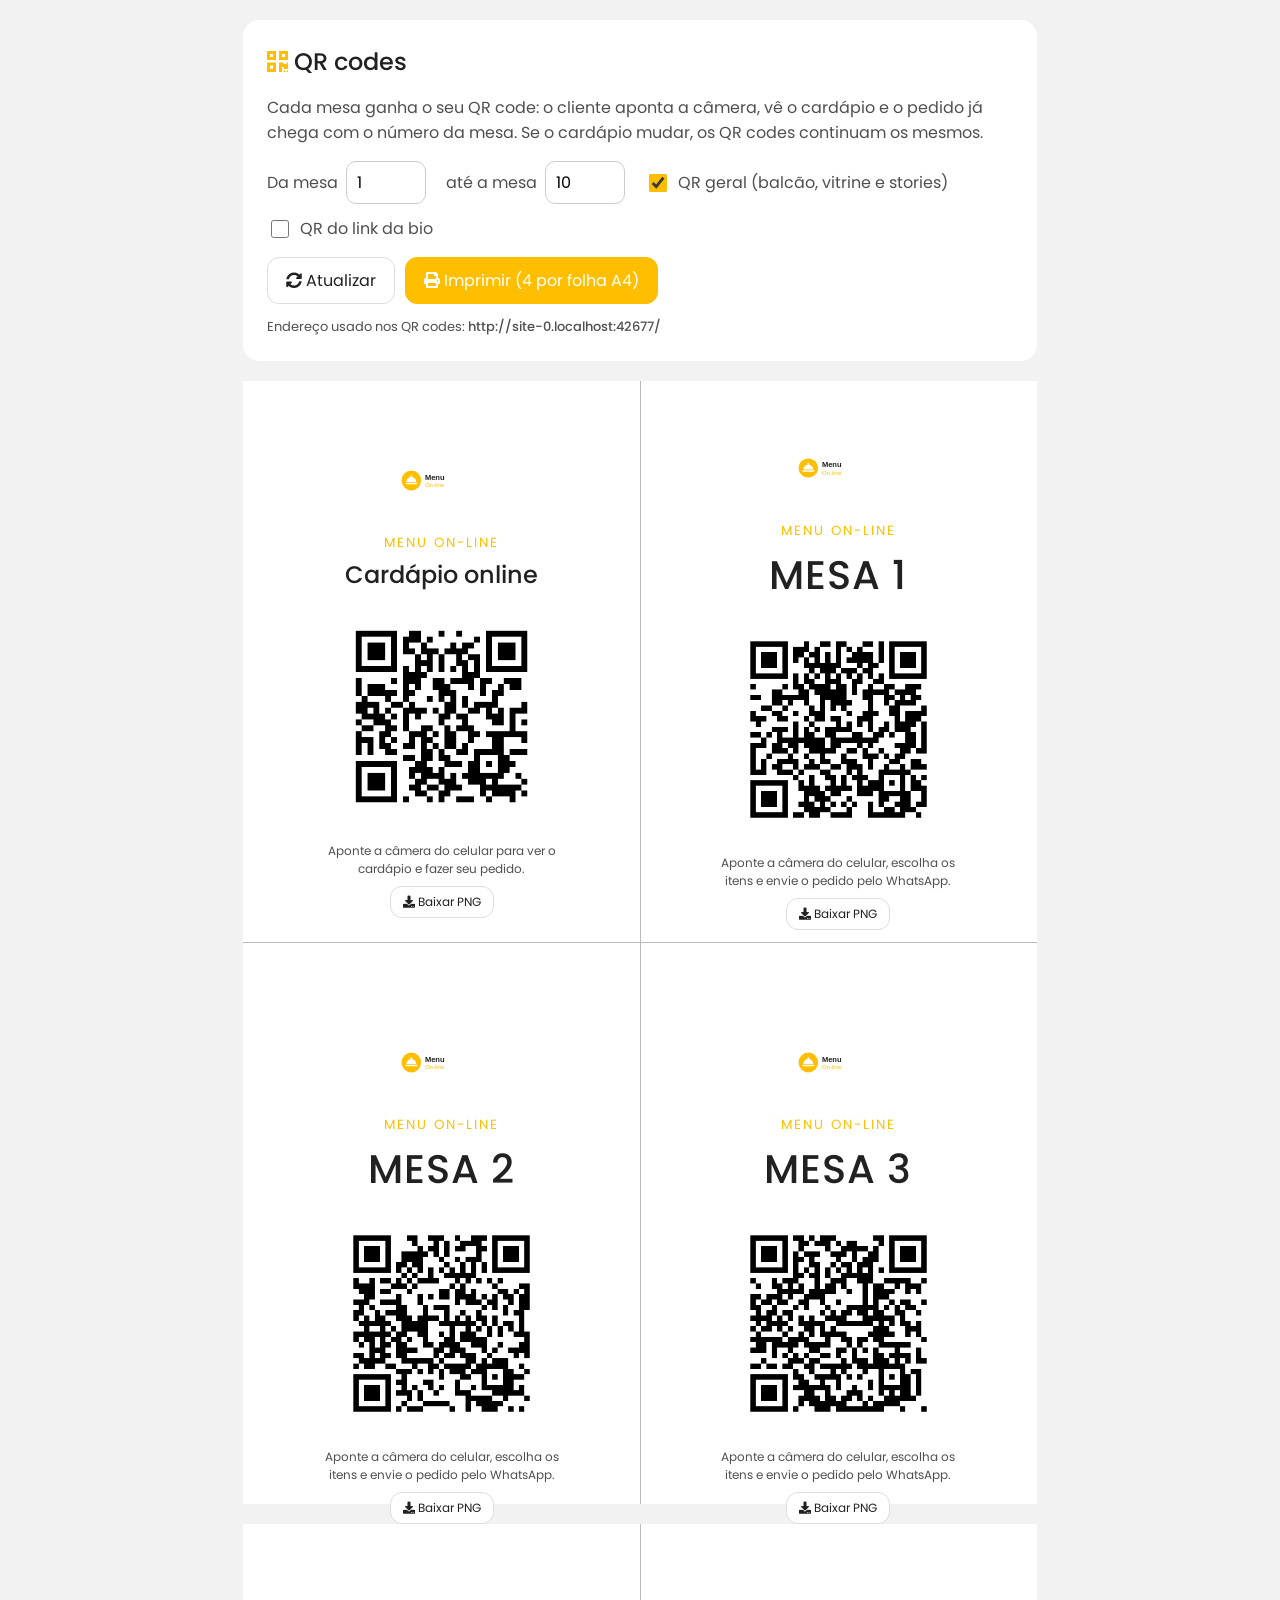
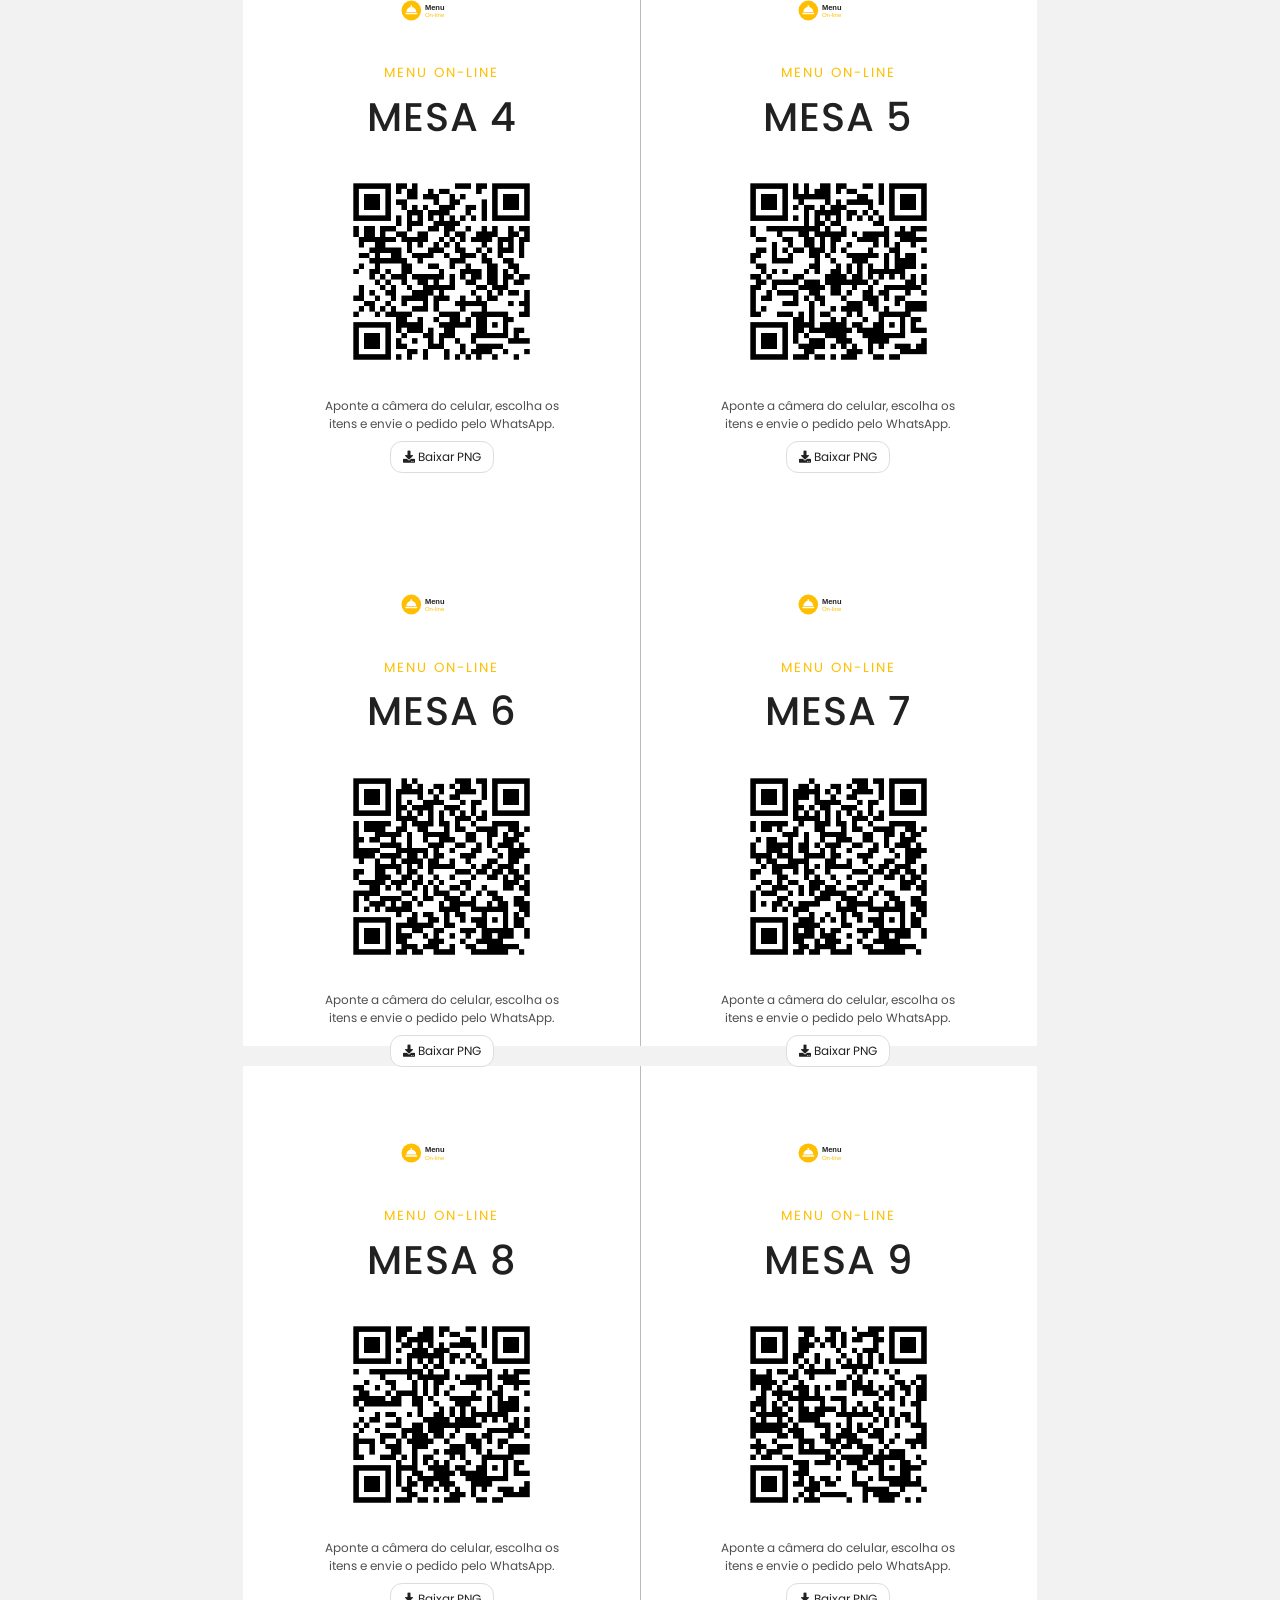
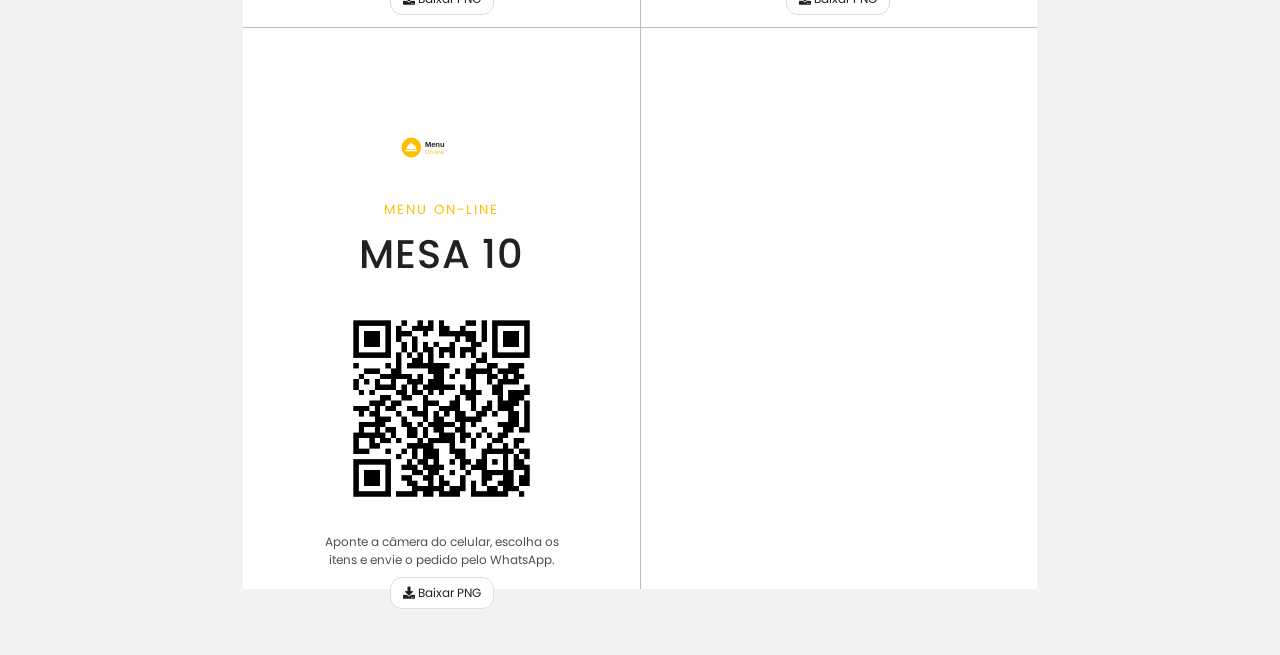
<file: qrcodes.html>
<!DOCTYPE html>
<html lang="pt-BR">

    <head>
        <meta charset="UTF-8" />
        <meta name="viewport" content="width=device-width, initial-scale=1.0" />
        <meta name="robots" content="noindex" />
        <title>QR codes das mesas</title>

        <link rel="stylesheet" href="./css/fontawesome.css" />
        <link rel="stylesheet" href="./css/qrcodes.css" />

        <!-- dados da empresa: edite js/empresa.js -->
        <script type="text/javascript" src="./js/empresa.js"></script>
        <script type="text/javascript" src="./js/comum.js"></script>
        <script type="text/javascript" src="./js/config.js"></script>
        <script type="text/javascript" src="./js/loja.js"></script>
        <script type="text/javascript" src="./js/supabase.js"></script>
        <script type="text/javascript" src="./js/qrcode.js"></script>
    </head>

    <body>

        <section class="painel nao-imprimir">
            <h1><i class="fas fa-qrcode"></i> QR codes</h1>
            <p>
                Cada mesa ganha o seu QR code: o cliente aponta a câmera, vê o cardápio e o pedido já chega
                com o número da mesa. Se o cardápio mudar, os QR codes continuam os mesmos.
            </p>

            <div class="campos">
                <label>
                    Da mesa
                    <input type="number" id="txtMesaInicial" min="1" value="1" />
                </label>
                <label>
                    até a mesa
                    <input type="number" id="txtMesaFinal" min="1" value="1" />
                </label>
                <label class="checkbox">
                    <input type="checkbox" id="chkGeral" checked />
                    QR geral (balcão, vitrine e stories)
                </label>
                <label class="checkbox">
                    <input type="checkbox" id="chkBio" />
                    QR do link da bio
                </label>
            </div>

            <div class="acoes">
                <button type="button" class="botao" onclick="QRCODES.gerar()"><i class="fas fa-sync-alt"></i> Atualizar</button>
                <button type="button" class="botao principal" onclick="window.print()"><i class="fas fa-print"></i> Imprimir (4 por folha A4)</button>
            </div>

            <p class="endereco">Endereço usado nos QR codes: <b id="lblUrlBase"></b></p>
            <p class="alerta hidden" id="alertaUrl">
                <i class="fas fa-exclamation-triangle"></i>
                Este endereço não funciona no celular dos clientes. Coloque o endereço do site publicado em
                <b>urlSite</b>, no arquivo <b>js/empresa.js</b>, antes de imprimir.
            </p>
        </section>

        <main id="folhas"></main>

        <script type="text/javascript">

            var QRCODES = {

                // monta a lista de cartões (geral, bio e mesas)
                cartoes: () => {

                    var base = COMUM.urlBase();
                    var lista = [];
                    var inicial = parseInt(document.getElementById('txtMesaInicial').value, 10) || 1;
                    var final = parseInt(document.getElementById('txtMesaFinal').value, 10) || inicial;

                    if (document.getElementById('chkGeral').checked) {
                        lista.push({
                            titulo: 'Cardápio online',
                            texto: 'Aponte a câmera do celular para ver o cardápio e fazer seu pedido.',
                            url: base + LOJA.link('index.html'),
                            arquivo: 'qrcode-cardapio'
                        });
                    }

                    if (document.getElementById('chkBio').checked) {
                        lista.push({
                            titulo: 'Nossos links',
                            texto: 'Cardápio, WhatsApp, localização e redes sociais.',
                            url: base + LOJA.link('bio.html'),
                            arquivo: 'qrcode-link-da-bio'
                        });
                    }

                    if ((EMPRESA.pedido || {}).mesa) {
                        for (var mesa = inicial; mesa <= final && mesa < inicial + 200; mesa++) {
                            lista.push({
                                titulo: 'MESA ' + mesa,
                                texto: 'Aponte a câmera do celular, escolha os itens e envie o pedido pelo WhatsApp.',
                                url: base + LOJA.link('index.html', { mesa: mesa }),
                                arquivo: 'qrcode-mesa-' + mesa,
                                mesa: true
                            });
                        }
                    }

                    return lista;

                },

                gerar: () => {

                    var base = COMUM.urlBase();
                    var local = /^file:|\/\/(localhost|127\.0\.0\.1)/.test(base);

                    document.getElementById('lblUrlBase').textContent = base;
                    document.getElementById('alertaUrl').classList.toggle('hidden', !local);

                    var cartoes = QRCODES.cartoes();
                    var folhas = document.getElementById('folhas');
                    folhas.innerHTML = '';

                    // 4 cartões por folha
                    for (var i = 0; i < cartoes.length; i += 4) {

                        var folha = document.createElement('div');
                        folha.className = 'folha';

                        cartoes.slice(i, i + 4).forEach((cartao) => {
                            folha.appendChild(QRCODES.criarCartao(cartao));
                        });

                        folhas.appendChild(folha);

                    }

                },

                criarCartao: (cartao) => {

                    var div = document.createElement('div');
                    div.className = 'cartao' + (cartao.mesa ? ' cartao-mesa' : '');
                    div.innerHTML =
                        '<img class="cartao-logo" src="' + COMUM.escapar(EMPRESA.logo) + '" alt="" />' +
                        '<p class="cartao-empresa">' + COMUM.escapar(EMPRESA.nome) + '</p>' +
                        '<p class="cartao-titulo">' + COMUM.escapar(cartao.titulo) + '</p>' +
                        '<div class="cartao-qr"></div>' +
                        '<p class="cartao-texto">' + COMUM.escapar(cartao.texto) + '</p>' +
                        '<button type="button" class="botao pequeno nao-imprimir"><i class="fas fa-download"></i> Baixar PNG</button>';

                    var qr = COMUM.desenharQRCode(cartao.url, 400);
                    qr.title = cartao.url;
                    div.querySelector('.cartao-qr').appendChild(qr);
                    div.querySelector('button').onclick = () => QRCODES.baixarPNG(cartao);

                    return div;

                },

                // imagem grande para usar nas artes do Instagram
                baixarPNG: (cartao) => {

                    var largura = 1080, altura = 1350;
                    var canvas = document.createElement('canvas');
                    canvas.width = largura;
                    canvas.height = altura;

                    var ctx = canvas.getContext('2d');
                    var cor = getComputedStyle(document.documentElement).getPropertyValue('--color-primary').trim() || '#000';

                    ctx.fillStyle = '#ffffff';
                    ctx.fillRect(0, 0, largura, altura);

                    ctx.textAlign = 'center';
                    ctx.fillStyle = cor;
                    ctx.font = '600 42px Poppins, Arial, sans-serif';
                    ctx.fillText(EMPRESA.nome.toUpperCase(), largura / 2, 150);

                    ctx.fillStyle = '#212121';
                    ctx.font = 'bold 96px Poppins, Arial, sans-serif';
                    ctx.fillText(cartao.titulo, largura / 2, 270);

                    var qr = COMUM.desenharQRCode(cartao.url, 760);
                    ctx.drawImage(qr, (largura - 760) / 2, 330, 760, 760);

                    ctx.fillStyle = '#4f4f4f';
                    ctx.font = '36px Poppins, Arial, sans-serif';
                    QRCODES.quebrarTexto(ctx, cartao.texto, largura / 2, 1170, 900, 48);

                    var link = document.createElement('a');
                    link.download = cartao.arquivo + '.png';
                    link.href = canvas.toDataURL('image/png');
                    link.click();

                },

                quebrarTexto: (ctx, texto, x, y, larguraMaxima, altura) => {

                    var linha = '';

                    texto.split(' ').forEach((palavra) => {
                        var teste = linha ? linha + ' ' + palavra : palavra;
                        if (ctx.measureText(teste).width > larguraMaxima && linha) {
                            ctx.fillText(linha, x, y);
                            linha = palavra;
                            y += altura;
                        }
                        else {
                            linha = teste;
                        }
                    });

                    ctx.fillText(linha, x, y);

                }

            };

            // com ?loja=, espera os dados da loja chegarem do banco
            LOJA.carregar().then(() => {

                document.title = 'QR codes - ' + EMPRESA.nome;
                document.getElementById('txtMesaFinal').value = (EMPRESA.pedido || {}).quantidadeMesas || 1;

                ['txtMesaInicial', 'txtMesaFinal', 'chkGeral', 'chkBio'].forEach((id) => {
                    document.getElementById(id).addEventListener('change', QRCODES.gerar);
                });

                QRCODES.gerar();

            });

        </script>

    </body>

</html>
</file>
<file: css/main.css>
@font-face {
    font-family: 'PoppinsMedium';
    src: url('../fonts/Poppins-Medium.otf');
}

@font-face {
    font-family: 'PoppinsRegular';
    src: url('../fonts/Poppins-Regular.otf');
}

:root {
    --color-background: #fffdf7;
    --color-black: #212121;
    --color-black-heavy: #000000;
    --color-text: #4f4f4f;
    --color-text-out: #90908e;
    --color-primary: #ffbf00;
    --color-secondary: #fff2cc;
    --color-white: #ffffff;
    --color-red: #e74c3c;
    --color-green: #2ecc71;
    --color-separate: #cccccc;
}


html, body {
    font-family: 'PoppinsRegular', 'Rubik', sans-serif;
    background-color: var(--color-background);
    color: var(--color-text);
}

b {
    font-family: 'PoppinsMedium', 'Rubik', sans-serif;
}

.hidden {
    display: none!important;
}

.color-primary {
    color: var(--color-primary);
}

a.navbar-brand {
    margin-left: -25px;
}

.nav-link {
    color: var(--color-black)!important;
    padding-left: 35px!important;
    padding-right: 35px!important;
}

.btn-white {
    background-color: var(--color-white);
    color: var(--color-black)!important;
    border-radius: 20px;
    padding: 15px 25px;
    font-size: 20px;
    box-shadow: 0px 10px 15px -3px rgba(0,0,0,0.1);
}

.btn-white.active, .btn-white:hover {
    background-color: var(--color-primary);
}

.btn-icon {
    padding-right: 75px;
}

.btn-icon .icon {
    display: inline-block;
    color: var(--color-black);
    background-color: var(--color-primary);
    width: 45px;
    height: 45px;
    position: absolute;
    right: 10px;
    margin-top: -8px;
    border-radius: 15px;
    text-align: center;
    padding-top: 6px;
}

.banner {
    padding-top: 110px;
    padding-bottom: 200px;
}

.text-banner {
    flex-direction: column;
    justify-content: center;
    margin-bottom: 60px;
}

.text-banner h1 {
    color: var(--color-black);
    font-size: 60px;
}

.text-banner p {
    margin-top: 15px;
    margin-bottom: 15px;
    font-size: 20px;
}

.btn-yellow {
    background-color: var(--color-primary);
    color: var(--color-white)!important;
    border-radius: 20px;
    padding: 15px 25px;
    font-size: 20px;
    box-shadow: 0px 10px 15px -3px rgba(0,0,0,0.1);
}

.btn-icon-left {
    padding-left: 70px;
}

.btn-icon-left span.icon-left {
    display: inline-block;
    color: var(--color-white);
    background-color: var(--color-primary);
    width: 45px;
    height: 45px;
    position: absolute;
    margin-left: -60px;
    margin-top: -8px;
    border-radius: 15px;
    text-align: center;
    padding-top: 8px;
}

.btn-sm {
    padding: 9px 15px!important;
    border-radius: 15px!important;
    font-size: 18px!important;
}

.btn-social {
    width: 50px;
}

.card-banner {
    height: 450px;
    width: 450px;
    border-radius: 170px;
    background-color: #f4c949;
    position: absolute;
    right: 0;
    top: -80px;
}

.img-banner img {
    position: absolute;
    width: 570px;
    top: 30px;
    right: 15px;
}

.card {
    border-radius: 20px;
    padding: 15px 20px;
    font-size: 20px;
    box-shadow: 0px 10px 15px -3px rgba(0,0,0,0.1)!important;
    border: none!important;
}

.card-case {
    width: 350px;
    font-size: 14px;
    position: absolute;
    right: 0;
    bottom: -75px;
}

.card-case-name {
    position: absolute;
    font-size: 12px;
    color: var(--color-primary);
    right: 20px;
    bottom: 10px;
}

.servicos {
    padding-top: 100px;
    padding-bottom: 150px;
}

.hint-title {
    color: var(--color-primary);
    font-size: 16px;
    text-transform: uppercase;
    letter-spacing: 5px;
}

.title {
    color: var(--color-black);
    font-size: 40px;
    margin-top: 5px;
    margin-bottom: 30px;
}

.card-icon {   
    height: 150px;
    margin: 0 auto;
    margin-bottom: 30px;
    display: flex;
    justify-content: center;
    align-items: center;
}

.card-text {
    color: var(--color-text-out);
    font-size: 15px;
    padding: 0px 30px;
}

.card-text p {
    font-size: 22px;
    color: var(--color-black);
    margin-bottom: 10px;
}

.background-servicos {
    position: absolute;
    left: 0;
    right: 0;
    height: 500px;
    background-image: url(../img/bg-icons-2.png);
}

.cardapio {
    padding-top: 50px;
    padding-bottom: 150px;
}

.cardapio .background-cardapio {
    position: absolute;
    left: 0;
    right: 0;
    height: 500px;
    background-image: url(../img/bg-icons-1.png);
}

.container-menu {
    margin-bottom: 40px;
}

.card-item {
    height: 360px;
}

.card-item .img-produto img {
    width: 100%;
    border-radius: 11px;
}

.card-item .title-produto {
    color: var(--color-black);
    text-overflow: ellipsis;
    white-space: nowrap;
    overflow: hidden;
    height: 40px;
    margin-bottom: 0px;
}

.card-item .price-produto {
    color: var(--color-primary);
    font-size: 24px;
}

.card-item .add-carrinho {
    display: none;
    text-align: center;
    height: 30px;
    justify-content: center;
    align-items: center;
}

.btn-menos {
    color: var(--color-black-heavy);
    padding: 5px 7px;
    border: 2px solid var(--color-black-heavy);
    border-top-left-radius: 10px;
    border-bottom-left-radius: 10px;
    font-size: 14px;
    cursor: pointer;
}

.btn-mais {
    color: var(--color-black-heavy);
    padding: 5px 7px;
    border: 2px solid var(--color-black-heavy);
    border-top-right-radius: 10px;
    border-bottom-right-radius: 10px;
    font-size: 14px;
    cursor: pointer;
}

.add-numero-itens {
    color: var(--color-black-heavy);
    padding: 2px 15px;
    border-top: 2px solid var(--color-black-heavy);
    border-bottom: 2px solid var(--color-black-heavy);
    font-size: 18px;
}

.btn-add {
    border: 2px solid var(--color-black-heavy);
    font-size: 16px;
    padding: 4px 10px;
    border-radius: 10px;
    color: var(--color-white);
    background-color: var(--color-black-heavy);
    margin-left: 15px;
}

.card-item:hover {
    background-color: var(--color-primary);
}

.card-item:hover .title-produto {
    display: none;
}

.card-item:hover .add-carrinho {
    display: flex;
}

.card-item:hover .price-produto {
    color: var(--color-black-heavy)!important;
    margin-top: 20px;
}


.depoimentos {
    padding-top: 100px;
    padding-bottom: 150px;
}

.background-depoimentos {
    position: absolute;
    left: 0;
    right: 0;
    height: 500px;
    background-image: url(../img/bg-icons-1.png);
}

.card-depoimentos {
    height: 390px;
    width: 390px;
    border-radius: 120px;
    background-color: var(--color-secondary);
    position: absolute;
    left: 0;
}

.container-dados-depoimento {
    display: flex;
}

.depoimento {
    margin-top: 70px;
}

.imagem-depoimento {
    background-size: cover;
    width: 65px;
    height: 65px;
    background-color: var(--color-white);
    border-radius: 50px;
    background-repeat: no-repeat;
    background-position: center;
    margin-right: 15px;
}

.nome-depoimento {
    color: var(--color-black);
    font-size: 22px;
    margin-bottom: 5px;
}

.nota-depoimento {
    color: var(--color-primary);
}

.nota-depoimento span {
    color: var(--color-black);
}

.texto-depoimento {
    display: flex;
    font-size: 16px;
    color: var(--color-black);
}

.texto-depoimento i {
    font-size: 35px;
    color: var(--color-primary);
}

.texto-depoimento i:first-child {
    padding-left: 10px;
    padding-right: 35px;
}

.texto-depoimento i:last-child {
    padding-left: 45px;
    display: flex;
    justify-content: center;
    align-items: end;
}

.reserva {
    padding-top: 100px;
    padding-bottom: 150px;
}

.card-secondary {
    background-color: var(--color-secondary);
    border-radius: 70px;
    padding: 90px;
}

.card-reserva {
    height: 320px;
    width: 320px;
    border-radius: 120px;
    background-color: var(--color-white);
    position: absolute;
    right: 0;
    top: -25px;
}

.reserva .img-banner img {
    width: 100%;
}

footer {
    background-color: var(--color-secondary);
}

.logo-footer {
    width: 150px;
}

.container-logo-footer, .container-texto-footer, .container-redes-footer {
    display: flex;
    align-items: center;
}

.container-logo-footer {
    justify-content: start;
}

.container-texto-footer {
    justify-content: center;
}

.container-redes-footer {
    justify-content: end;
}

.modal-full {
    position: fixed;
    top: 0;
    bottom: 0;
    left: 0;
    right: 0;
    padding: 50px;
    background: var(--color-white);
    z-index: 9990;
    overflow-x: hidden;
    overflow-y: auto;
    display: flex;
    flex-direction: column;
}

.m-header {
    padding-bottom: 20px;
}

.m-body {
    flex: 1;
    overflow: auto;
    overflow-x: hidden;
}

.m-body::-webkit-scrollbar {
    width: 6px;
    background: transparent;
}

.m-body::-webkit-scrollbar-thumb {
    background: var(--color-white);
}

.m-body::-webkit-scrollbar-track {
    background: transparent;
}

.etapas {
    display: flex;
}

.etapa {
    width: 35px;
    height: 35px;
    background-color: var(--color-white);
    border-radius: 50px;
    box-shadow: 0px 10px 15px -3px rgba(0,0,0,0.1);
    color: var(--color-black);
    display: flex;
    justify-content: center;
    align-items: center;
    margin-right: 20px;
}

.etapa::before {
    content: '';
    width: 20px;
    background-color: var(--color-separate);
    position: absolute;
    height: 2px;
    margin-left: 55px;
}

.etapa:last-child::before {
    content: none;
}

.etapa.active, .etapa.active::before  {
    background-color: var(--color-primary);
}

.title-carrinho {
    font-size: 20px;
    color: var(--color-black);
}

.modal-full .item-carrinho {
    display: flex;
    justify-content: center;
    align-items: center;
    padding-top: 20px;
    padding-bottom: 20px;
    border-bottom: 1px solid var(--color-separate);
}

.modal-full .item-carrinho:last-child {
    border-bottom: none;
}

.modal-full .img-produto img {
    width: 100px;
    border-radius: 11px;
}

.modal-full .title-produto {
    color: var(--color-black);
    font-size: 20px;
    text-overflow: ellipsis;
    white-space: nowrap;
    overflow: hidden;
    margin-bottom: 0;
}

.modal-full .price-produto {
    color: var(--color-primary);
    font-size: 24px;
    margin-bottom: 0;
}

.modal-full .dados-produto {
    flex: 1;
    padding-left: 25px;
    padding-right: 25px;
}

.modal-full .add-carrinho {
    display: flex;
    text-align: center;
    height: 30px;
    justify-content: center;
    align-items: center;
}

.btn-remove {
    border: 2px solid var(--color-red);
    font-size: 16px;
    padding: 4px 10px;
    border-radius: 10px;
    color: var(--color-white);
    background-color: var(--color-red);
    margin-left: 15px;
}

.container-total {
    padding-top: 20px;
    border-top: 1px solid var(--color-separate);
}

.container-total .texto-entrega {
    color: var(--color-separate);
}

.container-total .texto-total {
    color: var(--color-black);
    font-size: 20px;
    margin-top: 10px;
}

.container-total .valor-total {
    color: var(--color-primary);
    font-size: 24px;
}

.form-control {
    background-color: var(--color-white);
    color: var(--color-black)!important;
    border-radius: 20px;
    padding: 15px 25px;
    font-size: 20px;
    box-shadow: 0px 10px 15px -3px rgba(0,0,0,0.1)!important;
    border: none!important;
}

select.form-control {
    height: 60px!important;
}

.container-cep .form-control {
    padding-right: 75px;
}

.container-cep .btn {
    position: absolute;
    right: 25px;
    top: 38px;
}

.img-produto-resumo img {
    width: 50px;
    border-radius: 11px;
}

.item-carrinho.resumo {
    padding-top: 10px;
    padding-bottom: 10px;
}

.title-produto-resumo {
    color: var(--color-black);
    font-size: 18px;
    text-overflow: ellipsis;
    white-space: nowrap;
    overflow: hidden;
    margin-bottom: 0;
}

.price-produto-resumo {
    color: var(--color-primary);
    font-size: 16px;
    margin-bottom: 0;
}

.quantidade-produto-resumo {
    color: var(--color-black);
    font-size: 20px;
    margin-bottom: 0;
}

.img-map {
    width: 50px;
    height: 50px;
    background-color: var(--color-secondary);
    color: var(--color-black);
    font-size: 22px;
    display: flex;
    justify-content: center;
    align-items: center;
    border-radius: 11px;
}

.texto-endereco {
    margin-bottom: 0;
    color: var(--color-black);
}

.cidade-endereco {
    margin-bottom: 0;
}

.badge-total-carrinho {
    width: 25px;
    height: 25px;
    position: absolute;
    background-color: var(--color-secondary);
    border-radius: 50px;
    right: -5px;
    top: -5px;
    font-size: 14px;
    font-weight: bold;
    display: flex;
    justify-content: center;
    align-items: center;
}

.botao-carrinho {
    position: fixed;
    right: 30px;
    bottom: 50px;
    height: 50px;
    width: 50px;
    background-color: var(--color-primary);
    display: flex;
    justify-content: center;
    align-items: center;
    font-size: 20px;
    box-shadow: 0px 10px 15px -3px rgba(0,0,0,0.1);
    color: var(--color-black-heavy)!important;
    border-radius: 50px;
    cursor: pointer;
    z-index: 1;
}

.container-mensagens {
    position: fixed;
    right: 20px;
    top: 20px;
    z-index: 9999;
}

.toast {
    color: var(--color-white);
    padding: 10px 25px;
    font-size: 18px;
    border-radius: 15px;
    margin-bottom: 10px;
}

.toast.red {
    background-color: var(--color-red);
}

.toast.green {
    background-color: var(--color-green);
}

.carrinho-vazio {
    margin: 0 auto;
    text-align: center;
    margin-top: 50px;
}

.carrinho-vazio i {
    width: 50px;
    height: 50px;
    background-color: var(--color-secondary);
    color: var(--color-primary);
    display: flex;
    justify-content: center;
    align-items: center;
    margin: 0 auto;
    border-radius: 50px;
    margin-bottom: 10px;
}
.img-banner img.img-pizzas {
    width: 340px;
    height: 340px;
    object-fit: cover;
    border-radius: 120px;
    top: 25px;
    left: 25px;
    right: auto;
    box-shadow: 0 20px 40px rgba(0, 0, 0, 0.15);
}

/* avisos ficam abaixo do cabeçalho do carrinho, sem cobrir o botão "Fechar" */
.container-mensagens {
    top: 80px;
    pointer-events: none;
}

.container-mensagens .toast {
    pointer-events: auto;
}

/* ---------- busca e aviso de mesa ---------- */

.container-busca {
    position: relative;
    max-width: 520px;
    margin: 0 auto;
}

.container-busca i {
    position: absolute;
    left: 22px;
    top: 50%;
    transform: translateY(-50%);
    color: var(--color-text-out);
    z-index: 1;
}

.container-busca .form-control {
    padding-left: 55px;
    font-size: 18px;
}

.container-menu {
    display: flex;
    flex-wrap: wrap;
    justify-content: center;
    gap: 10px 0;
}

.dsc-produto {
    color: var(--color-text-out);
    font-size: 13px;
    padding: 0 12px;
    margin-bottom: 6px;
    display: -webkit-box;
    -webkit-line-clamp: 2;
    -webkit-box-orient: vertical;
    overflow: hidden;
}

.dsc-produto:empty {
    display: none;
}

.busca-vazia {
    color: var(--color-text-out);
    font-size: 18px;
    padding: 30px 0;
}

.aviso-mesa {
    display: flex;
    align-items: center;
    justify-content: center;
    gap: 12px;
    background-color: var(--color-secondary);
    border: 1px dashed var(--color-primary);
    border-radius: 20px;
    padding: 14px 20px;
    margin-bottom: 25px;
    color: var(--color-black);
    font-size: 16px;
    text-align: center;
}

.aviso-mesa i {
    color: var(--color-primary);
    font-size: 22px;
}

/* ---------- finalizar pedido ---------- */

.obrigatorio {
    font-size: 11px;
    font-weight: normal;
    color: var(--color-red);
    background-color: rgba(231, 76, 60, 0.1);
    border-radius: 10px;
    padding: 2px 8px;
    margin-left: 4px;
    vertical-align: middle;
}

.tipos-pedido {
    display: flex;
    background-color: var(--color-white);
    border-radius: 20px;
    padding: 6px;
    box-shadow: 0px 10px 15px -3px rgba(0,0,0,0.1);
    max-width: 520px;
}

.tipo-pedido {
    flex: 1;
    text-align: center;
    padding: 12px 10px;
    border-radius: 16px;
    cursor: pointer;
    color: var(--color-text)!important;
    font-size: 16px;
    user-select: none;
}

.tipo-pedido.active {
    background-color: var(--color-primary);
    color: var(--color-white)!important;
}

.texto-info {
    background-color: var(--color-secondary);
    border-radius: 16px;
    padding: 14px 20px;
    color: var(--color-black);
}

.texto-info i {
    color: var(--color-primary);
    margin-right: 6px;
}

.formas-pagamento {
    max-width: 620px;
    margin-bottom: 20px;
}

.grupo-pagamento {
    font-size: 12px;
    letter-spacing: 2px;
    text-transform: uppercase;
    color: var(--color-text-out);
    margin: 15px 0 8px;
}

.opcao-pagamento {
    display: flex;
    align-items: center;
    gap: 14px;
    width: 100%;
    background-color: var(--color-white);
    border: 2px solid transparent;
    border-radius: 16px;
    padding: 12px 18px;
    margin-bottom: 8px;
    cursor: pointer;
    box-shadow: 0px 6px 12px -4px rgba(0,0,0,0.1);
}

.opcao-pagamento.active {
    border-color: var(--color-primary);
    background-color: var(--color-secondary);
}

.opcao-pagamento input {
    width: 18px;
    height: 18px;
    accent-color: var(--color-primary);
}

.opcao-pagamento span {
    display: flex;
    flex-direction: column;
    color: var(--color-black);
}

.opcao-pagamento small {
    color: var(--color-text-out);
}

.opcao-pagamento small:empty {
    display: none;
}

textarea.form-control {
    font-size: 16px;
}

/* ---------- Pix e confirmação ---------- */

.pix-box {
    background-color: var(--color-white);
    border-radius: 20px;
    padding: 25px;
    margin-top: 25px;
    text-align: center;
    box-shadow: 0px 10px 15px -3px rgba(0,0,0,0.1);
    color: var(--color-black);
}

.qr-pix canvas {
    width: 220px;
    max-width: 100%;
    height: auto;
    margin: 10px auto 15px;
    display: block;
}

.pix-box textarea {
    font-size: 12px!important;
    word-break: break-all;
    resize: none;
}

.aviso-pix {
    font-size: 13px;
    color: var(--color-text-out);
}

.pedido-enviado {
    padding: 30px 0 10px;
    color: var(--color-black);
}

.pedido-enviado > i {
    font-size: 60px;
    color: var(--color-green);
}
</file>
<file: css/responsivo.css>
/* Desktop (col-lg) 992px+ */
@media (min-width: 992px) {

}

/* Desktop e Tablets (col-md) 768px a 991px */
@media (min-width: 768px) and (max-width: 991px) {

}

/* Tablets (col-sm) 576px a 767px */
@media (min-width: 576px) and (max-width: 767px) {

}

/* Tablets e Celulares (col) 0px a 767px */
@media (max-width: 767px) {

    .no-mobile {
        display: none!important;
    }

    .col-one {
        padding-left: 35px!important;
        padding-right: 35px!important;
    }

    .navbar-toggler-icon {
        padding-top: 5px;
    }

    .navbar-collapse {
        background-color: var(--color-secondary);
        padding: 20px;
        text-align: center;
        border-radius: 40px;
    }

    .navbar-collapse .btn-white {
        margin-top: 20px;
    }

    .navbar-collapse .btn-icon {
        padding-right: 20px;
    }

    .navbar-collapse .btn-icon span.icon {
        display: none;
    }

    .banner {
        padding-top: 50px;
        padding-bottom: 50px;
    }

    .text-banner h1 {
        font-size: 36px;
    }

    .text-banner p {
        font-size: 18px;
    }

    .btn-yellow, .btn-white {
        padding: 13px 23px;
        font-size: 18px;
    }

    .btn-icon-left span.icon-left {
        width: 43px;
        height: 43px;
        margin-left: -56px;
    }

    .btn-icon-left {
        padding-left: 63px!important;
    }

    .title {
        font-size: 30px;
    }

    .servicos {
        padding-bottom: 50px;
    }

    .cardapio {
        padding-bottom: 50px;
    }

    .container-menu {
        overflow-x: auto;
        overflow-y: hidden;
        display: flex;
        padding-bottom: 15px;
    }

    .img-produto {
        position: absolute;
        left: 15px
    }

    .card-item {
        height: 110px;
        padding-left: 110px;
        justify-content: center;
        align-items: start;
    }

    .card-item .img-produto img {
        width: 80px;
    }

    .title-produto {
        margin-top: 0px!important;
        height: 30px!important;
        width: 100%;
        text-align: left!important;
    }

    .price-produto {
        margin-bottom: 0px!important;
        margin-top: 0px!important;
        font-size: 22px!important;
    }

    .card-item .add-carrinho {
        margin-top: 5px;
    }

    #itensCardapio .mb-5 {
        margin-bottom: 15px!important;
    }

    .depoimentos {
        padding-bottom: 50px;
    }

    .reserva {
        padding-bottom: 50px;
    }

    .card-secondary {
        padding: 45px;
        border-radius: 50px;
    }

    .container-logo-footer {
        justify-content: center;
    }

    .container-texto-footer p {
        text-align: center;
    }

    .container-redes-footer {
        margin-top: 40px;
        margin-bottom: 50px;
        justify-content: center;
    }

    .modal-full {
        padding: 40px;
    }

    .modal-full .item-carrinho {
        padding-left: 0;
        padding-right: 0;
    }

    .modal-full .img-produto {
        position: relative;
        left: 0;
    }

    .modal-full .img-produto img {
        width: 50px;
    }

    .modal-full .dados-produto {
        padding-left: 15px;
        padding-right: 15px;
        display: grid;
    }

    .modal-full .title-produto, .modal-full .price-produto {
        font-size: 16px!important;
    }

    .modal-full .add-numero-itens {
        padding: 2px 10px;
    }

    .modal-full .form-control {
        font-size: 16px;
    }

}
/* novos elementos do pedido no celular */
@media (max-width: 767px) {

    /* o card do celular é compacto: só nome, preço e botões */
    .card-item .dsc-produto {
        display: none;
    }

    .tipo-pedido {
        font-size: 14px;
        padding: 10px 4px;
    }

    .aviso-mesa {
        font-size: 14px;
    }

    .pix-box {
        padding: 20px 15px;
    }

}
</file>
<file: css/bio.css>
@font-face {
    font-family: 'PoppinsMedium';
    src: url('../fonts/Poppins-Medium.otf');
}

@font-face {
    font-family: 'PoppinsRegular';
    src: url('../fonts/Poppins-Regular.otf');
}

/* as cores são trocadas por js/empresa.js */
:root {
    --color-background: #fffdf7;
    --color-black: #212121;
    --color-text: #4f4f4f;
    --color-text-out: #90908e;
    --color-primary: #ffbf00;
    --color-secondary: #fff2cc;
    --color-white: #ffffff;
}

* {
    box-sizing: border-box;
}

html, body {
    margin: 0;
    min-height: 100%;
    font-family: 'PoppinsRegular', sans-serif;
    background-color: var(--color-background);
    color: var(--color-text);
}

b {
    font-family: 'PoppinsMedium', sans-serif;
    font-weight: normal;
}

.bio {
    max-width: 480px;
    margin: 0 auto;
    padding: 40px 16px 30px;
}

.bio-topo {
    text-align: center;
    margin-bottom: 28px;
}

.bio-logo {
    width: 120px;
    height: 120px;
    margin: 0 auto 16px;
    border-radius: 50%;
    background-color: var(--color-white);
    border: 6px solid var(--color-secondary);
    display: flex;
    align-items: center;
    justify-content: center;
    overflow: hidden;
    box-shadow: 0 10px 25px -8px rgba(0, 0, 0, 0.2);
}

.bio-logo img {
    width: 85%;
    height: 85%;
    object-fit: contain;
}

.bio-topo h1 {
    font-family: 'PoppinsMedium', sans-serif;
    font-weight: normal;
    color: var(--color-black);
    font-size: 26px;
    margin: 0;
}

.bio-slogan {
    margin: 2px 0 10px;
    color: var(--color-primary);
    font-size: 12px;
    letter-spacing: 3px;
    text-transform: uppercase;
}

.bio-descricao {
    margin: 0;
    font-size: 15px;
}

.bio-links {
    display: flex;
    flex-direction: column;
    gap: 12px;
}

.bio-link {
    display: flex;
    align-items: center;
    gap: 14px;
    padding: 14px 16px;
    background-color: var(--color-white);
    border-radius: 18px;
    text-decoration: none;
    color: var(--color-black);
    box-shadow: 0 8px 15px -6px rgba(0, 0, 0, 0.12);
    transition: transform 0.15s ease, box-shadow 0.15s ease;
}

.bio-link:hover {
    transform: translateY(-2px);
    box-shadow: 0 12px 20px -6px rgba(0, 0, 0, 0.18);
}

.bio-icone {
    flex: none;
    width: 44px;
    height: 44px;
    border-radius: 12px;
    background-color: var(--color-secondary);
    color: var(--color-primary);
    display: flex;
    align-items: center;
    justify-content: center;
    font-size: 18px;
}

.bio-texto {
    flex: 1;
    display: flex;
    flex-direction: column;
    min-width: 0;
}

.bio-texto small {
    color: var(--color-text-out);
    font-size: 12px;
    white-space: nowrap;
    overflow: hidden;
    text-overflow: ellipsis;
}

.bio-seta {
    color: var(--color-text-out);
    font-size: 12px;
}

.bio-link.destaque {
    background-color: var(--color-primary);
    color: var(--color-white);
}

.bio-link.destaque .bio-icone {
    background-color: rgba(255, 255, 255, 0.25);
    color: var(--color-white);
}

.bio-link.destaque small,
.bio-link.destaque .bio-seta {
    color: rgba(255, 255, 255, 0.85);
}

.bio-rodape {
    text-align: center;
    margin-top: 30px;
    font-size: 12px;
    color: var(--color-text-out);
}
</file>
<file: css/painel.css>
@font-face {
    font-family: 'PoppinsMedium';
    src: url('../fonts/Poppins-Medium.otf');
}

@font-face {
    font-family: 'PoppinsRegular';
    src: url('../fonts/Poppins-Regular.otf');
}

:root {
    --fundo: #f5f4f1;
    --cartao: #ffffff;
    --texto: #2b2b2b;
    --texto-suave: #77756f;
    --borda: #e3e1dc;
    --destaque: #212121;
    --destaque-texto: #ffffff;
    --verde: #1f9d55;
    --vermelho: #c0392b;
    --raio: 14px;
}

* {
    box-sizing: border-box;
}

html, body {
    margin: 0;
    background-color: var(--fundo);
    color: var(--texto);
    font-family: 'PoppinsRegular', system-ui, sans-serif;
    font-size: 15px;
}

b, h1, h2 {
    font-family: 'PoppinsMedium', system-ui, sans-serif;
    font-weight: normal;
}

h1 {
    font-size: 24px;
    margin: 0;
}

h2 {
    font-size: 17px;
    margin: 22px 0 12px;
}

h2:first-child {
    margin-top: 0;
}

.hidden {
    display: none !important;
}

/* ---------- campos ---------- */

label {
    display: flex;
    flex-direction: column;
    gap: 6px;
    margin-bottom: 14px;
    font-size: 14px;
}

.rotulo {
    display: block;
    font-size: 14px;
    margin: 6px 0;
}

input, select, textarea {
    font: inherit;
    color: var(--texto);
    background-color: #fff;
    border: 1px solid var(--borda);
    border-radius: 10px;
    padding: 10px 12px;
    width: 100%;
}

input:focus, select:focus, textarea:focus {
    outline: 2px solid var(--destaque);
    outline-offset: -1px;
}

input[type="color"] {
    height: 44px;
    padding: 4px;
    cursor: pointer;
}

input[type="checkbox"] {
    width: 18px;
    height: 18px;
    accent-color: var(--destaque);
    flex: none;
}

small, .dica {
    color: var(--texto-suave);
    font-size: 13px;
}

.dica {
    margin: 0 0 14px;
}

.opcoes {
    display: flex;
    flex-wrap: wrap;
    gap: 6px 22px;
    margin-bottom: 10px;
}

label.opcao {
    flex-direction: row;
    align-items: center;
    gap: 10px;
    cursor: pointer;
}

label.opcao.em-linha {
    margin: 4px 0 0;
    font-size: 13px;
}

.com-prefixo, .com-botao {
    display: flex;
    align-items: stretch;
}

.com-prefixo span {
    display: flex;
    align-items: center;
    padding: 0 10px;
    background-color: var(--fundo);
    border: 1px solid var(--borda);
    border-right: none;
    border-radius: 10px 0 0 10px;
    color: var(--texto-suave);
    font-size: 13px;
}

.com-prefixo input {
    border-radius: 0 10px 10px 0;
}

.com-botao {
    gap: 8px;
}

.grade {
    display: grid;
    grid-template-columns: 1fr 1fr;
    gap: 0 18px;
}

.grade-3 {
    grid-template-columns: 1fr 1fr 1fr;
}

.largura-total {
    grid-column: 1 / -1;
}

/* ---------- botões ---------- */

.botao {
    display: inline-flex;
    align-items: center;
    justify-content: center;
    gap: 8px;
    font: inherit;
    font-size: 14px;
    color: var(--texto);
    background-color: #fff;
    border: 1px solid var(--borda);
    border-radius: 10px;
    padding: 10px 16px;
    cursor: pointer;
    text-decoration: none;
    white-space: nowrap;
}

.botao:hover {
    border-color: #bbb;
}

.botao.principal {
    background-color: var(--destaque);
    border-color: var(--destaque);
    color: var(--destaque-texto);
}

.botao.perigo {
    color: var(--vermelho);
    border-color: #f0c4be;
}

.botao.pequeno {
    padding: 6px 12px;
    font-size: 13px;
    margin: 0;
}

.botao.icone {
    padding: 6px 9px;
}

.botao.largo {
    width: 100%;
}

.botao:disabled {
    opacity: 0.5;
    cursor: wait;
}

/* ---------- estrutura ---------- */

.tela-centro {
    min-height: 100vh;
    display: flex;
    align-items: center;
    justify-content: center;
    padding: 16px;
}

.carregando {
    color: var(--texto-suave);
}

.cartao {
    background-color: var(--cartao);
    border: 1px solid var(--borda);
    border-radius: var(--raio);
    padding: 22px;
    margin-bottom: 18px;
}

.login {
    width: 100%;
    max-width: 380px;
    text-align: center;
}

.login label {
    text-align: left;
}

.login-icone {
    width: 56px;
    height: 56px;
    margin: 0 auto 12px;
    border-radius: 16px;
    background-color: var(--destaque);
    color: #fff;
    display: flex;
    align-items: center;
    justify-content: center;
    font-size: 22px;
}

.login h1 {
    margin-bottom: 6px;
}

.topo {
    position: sticky;
    top: 0;
    z-index: 10;
    display: flex;
    align-items: center;
    gap: 10px;
    padding: 12px 20px;
    background-color: var(--destaque);
    color: #fff;
}

.topo-marca {
    margin-right: auto;
}

.topo-usuario {
    font-size: 13px;
    opacity: 0.8;
}

.topo .botao {
    background-color: transparent;
    color: #fff;
    border-color: rgba(255, 255, 255, 0.3);
}

.conteudo {
    max-width: 960px;
    margin: 0 auto;
    padding: 24px 16px 60px;
}

.cabecalho {
    display: flex;
    align-items: center;
    flex-wrap: wrap;
    gap: 12px;
    margin-bottom: 14px;
}

.atalhos {
    display: flex;
    flex-wrap: wrap;
    gap: 8px;
    margin-bottom: 18px;
}

.selo {
    font-size: 12px;
    border-radius: 20px;
    padding: 3px 10px;
    background-color: #e7f6ee;
    color: var(--verde);
}

.selo-alerta {
    background-color: #fdecea;
    color: var(--vermelho);
}

.vazio {
    text-align: center;
    color: var(--texto-suave);
}

.rodape-form {
    display: flex;
    justify-content: flex-end;
    gap: 10px;
    margin-top: 10px;
}

/* ---------- abas ---------- */

.abas {
    display: flex;
    gap: 4px;
    overflow-x: auto;
    margin-bottom: 18px;
    border-bottom: 1px solid var(--borda);
}

.abas button {
    font: inherit;
    font-size: 14px;
    color: var(--texto-suave);
    background: none;
    border: none;
    border-bottom: 3px solid transparent;
    padding: 10px 14px;
    cursor: pointer;
    white-space: nowrap;
}

.abas button.active {
    color: var(--texto);
    border-bottom-color: var(--destaque);
}

/* ---------- lista de lojas ---------- */

.lista-lojas {
    display: grid;
    gap: 12px;
}

.item-loja {
    display: flex;
    align-items: center;
    gap: 14px;
    background-color: var(--cartao);
    border: 1px solid var(--borda);
    border-radius: var(--raio);
    padding: 14px 16px;
}

.item-loja img {
    width: 48px;
    height: 48px;
    object-fit: contain;
    border-radius: 12px;
    background-color: var(--fundo);
    flex: none;
}

.item-loja-dados {
    flex: 1;
    min-width: 0;
}

.item-loja-dados small {
    display: block;
}

.item-loja-acoes {
    display: flex;
    gap: 8px;
}

/* ---------- imagens ---------- */

.campo-imagem {
    display: grid;
    grid-template-columns: auto 1fr;
    grid-template-rows: auto auto;
    gap: 6px 16px;
    align-items: center;
    margin-bottom: 14px;
}

.campo-imagem .rotulo {
    grid-column: 1 / -1;
    margin: 0;
}

.imagem-previa {
    width: 96px;
    height: 96px;
    border-radius: 14px;
    background-color: var(--fundo);
    border: 1px dashed var(--borda);
    display: flex;
    align-items: center;
    justify-content: center;
    overflow: hidden;
}

.imagem-previa img {
    max-width: 100%;
    max-height: 100%;
    object-fit: contain;
}

.imagem-previa img:not([src]), .imagem-previa img[src=""] {
    display: none;
}

.imagem-acoes {
    display: flex;
    flex-wrap: wrap;
    align-items: center;
    gap: 8px;
}

.imagem-acoes label {
    margin: 0;
    flex-direction: row;
}

.imagem-acoes small {
    width: 100%;
}

.campo-imagem.enviando .imagem-previa {
    opacity: 0.4;
}

/* ---------- cardápio ---------- */

.categoria {
    padding: 0;
    overflow: hidden;
}

.categoria-topo {
    display: flex;
    align-items: center;
    gap: 8px;
    padding: 14px 16px;
    background-color: #faf9f7;
    border-bottom: 1px solid var(--borda);
}

.categoria-topo select {
    width: 170px;
    flex: none;
}

.icone-previa {
    width: 32px;
    height: 32px;
    flex: none;
    border-radius: 10px;
    background-color: var(--destaque);
    color: #fff;
    display: inline-flex;
    align-items: center;
    justify-content: center;
    font-size: 14px;
}

.categoria-topo input[type="text"] {
    flex: 1;
    font-family: 'PoppinsMedium', sans-serif;
}

.categoria-topo label.opcao {
    margin: 0;
    font-size: 13px;
    white-space: nowrap;
}

.categoria.inativa .categoria-topo input[type="text"],
.produto.inativo .produto-dados {
    opacity: 0.5;
}

.produtos {
    padding: 4px 16px;
}

.produto {
    display: flex;
    align-items: center;
    gap: 12px;
    padding: 10px 0;
    border-bottom: 1px solid var(--borda);
}

.produto:last-child {
    border-bottom: none;
}

.produto img {
    width: 52px;
    height: 52px;
    object-fit: cover;
    border-radius: 10px;
    background-color: var(--fundo);
    flex: none;
}

.produto-dados {
    flex: 1;
    min-width: 0;
}

.produto-dados b, .produto-dados small {
    display: block;
    overflow: hidden;
    text-overflow: ellipsis;
    white-space: nowrap;
}

.produto label.opcao {
    margin: 0;
    font-size: 13px;
}

.produto-acoes {
    display: flex;
    gap: 4px;
}

.categoria-rodape {
    padding: 10px 16px 16px;
}

.produtos-vazio {
    color: var(--texto-suave);
    font-size: 13px;
    padding: 12px 0;
}

.nova-categoria {
    display: flex;
    gap: 10px;
    align-items: center;
}

.nova-categoria select {
    width: 190px;
    flex: none;
}

/* ---------- listas editáveis (bio e depoimentos) ---------- */

.lista-editavel {
    display: grid;
    gap: 10px;
    margin-bottom: 12px;
}

.linha-editavel {
    display: grid;
    grid-template-columns: 170px 1fr 1fr auto;
    gap: 8px;
    align-items: start;
    padding: 12px;
    border: 1px solid var(--borda);
    border-radius: 12px;
    background-color: #faf9f7;
}

.linha-editavel .largura-total {
    grid-column: 1 / -1;
}

.linha-editavel.depoimento {
    grid-template-columns: 1fr 90px auto;
}

/* ---------- acessos ---------- */

.lista-acessos .acesso {
    display: flex;
    align-items: center;
    justify-content: space-between;
    gap: 10px;
    padding: 10px 0;
    border-bottom: 1px solid var(--borda);
}

.lista-acessos .acesso:last-child {
    border-bottom: none;
}

.resultado-acesso {
    margin-top: 16px;
    padding: 14px;
    border-radius: 12px;
    background-color: #e7f6ee;
}

.resultado-acesso textarea {
    margin: 8px 0;
    font-size: 13px;
}

.zona-perigo {
    border-color: #f0c4be;
}

/* ---------- diálogos ---------- */

.dialogo {
    width: min(560px, calc(100vw - 32px));
    max-height: calc(100vh - 32px);
    border: none;
    border-radius: 18px;
    padding: 24px;
    color: var(--texto);
}

.dialogo::backdrop {
    background-color: rgba(0, 0, 0, 0.45);
}

/* ---------- mensagens ---------- */

.mensagens {
    position: fixed;
    top: 70px;
    right: 16px;
    z-index: 100;
    display: flex;
    flex-direction: column;
    gap: 8px;
    pointer-events: none;
}

.mensagem {
    max-width: 360px;
    padding: 12px 16px;
    border-radius: 12px;
    color: #fff;
    background-color: var(--verde);
    box-shadow: 0 10px 20px -8px rgba(0, 0, 0, 0.3);
    animation: entrar 0.2s ease-out;
}

.mensagem.erro {
    background-color: var(--vermelho);
}

@keyframes entrar {
    from { transform: translateY(-8px); opacity: 0; }
    to { transform: none; opacity: 1; }
}

/* ---------- celular ---------- */

@media (max-width: 680px) {

    .grade, .grade-3 {
        grid-template-columns: 1fr;
    }

    .topo-usuario, .topo .botao span {
        display: none;
    }

    .item-loja {
        flex-wrap: wrap;
    }

    .item-loja-acoes {
        width: 100%;
    }

    .categoria-topo {
        flex-wrap: wrap;
    }

    .categoria-topo input[type="text"] {
        flex-basis: calc(100% - 80px);
    }

    .produto {
        flex-wrap: wrap;
    }

    .produto-acoes {
        width: 100%;
        justify-content: flex-end;
    }

    .nova-categoria {
        flex-wrap: wrap;
    }

    .nova-categoria input {
        flex: 1;
    }

    .nova-categoria .botao {
        width: 100%;
    }

    .linha-editavel, .linha-editavel.depoimento {
        grid-template-columns: 1fr;
    }

}
</file>
<file: css/qrcodes.css>
@font-face {
    font-family: 'PoppinsMedium';
    src: url('../fonts/Poppins-Medium.otf');
}

@font-face {
    font-family: 'PoppinsRegular';
    src: url('../fonts/Poppins-Regular.otf');
}

/* as cores são trocadas por js/empresa.js */
:root {
    --color-primary: #ffbf00;
    --color-secondary: #fff2cc;
    --color-black: #212121;
    --color-text: #4f4f4f;
    --color-text-out: #90908e;
}

* {
    box-sizing: border-box;
}

body {
    margin: 0;
    font-family: 'PoppinsRegular', sans-serif;
    color: var(--color-text);
    background-color: #f2f2f2;
}

b, h1 {
    font-family: 'PoppinsMedium', sans-serif;
    font-weight: normal;
}

.hidden {
    display: none !important;
}

/* ---------- painel de opções ---------- */

.painel {
    max-width: 210mm;
    margin: 20px auto;
    padding: 24px;
    background-color: #fff;
    border-radius: 16px;
}

.painel h1 {
    margin: 0 0 8px;
    color: var(--color-black);
    font-size: 24px;
}

.painel h1 i {
    color: var(--color-primary);
}

.campos {
    display: flex;
    flex-wrap: wrap;
    gap: 12px 20px;
    margin: 16px 0;
}

.campos label {
    display: flex;
    align-items: center;
    gap: 8px;
}

.campos input[type="number"] {
    width: 80px;
    padding: 8px 10px;
    border: 1px solid #ccc;
    border-radius: 10px;
    font: inherit;
}

.campos input[type="checkbox"] {
    accent-color: var(--color-primary);
    width: 18px;
    height: 18px;
}

.acoes {
    display: flex;
    flex-wrap: wrap;
    gap: 10px;
}

.botao {
    border: 1px solid #ddd;
    background-color: #fff;
    color: var(--color-black);
    border-radius: 12px;
    padding: 10px 18px;
    font: inherit;
    cursor: pointer;
}

.botao.principal {
    background-color: var(--color-primary);
    border-color: var(--color-primary);
    color: #fff;
}

.botao.pequeno {
    padding: 6px 12px;
    font-size: 12px;
    margin-top: 8px;
}

.endereco {
    font-size: 13px;
    word-break: break-all;
    margin-bottom: 0;
}

.alerta {
    background-color: #fdecea;
    color: #a12b1f;
    padding: 10px 14px;
    border-radius: 10px;
    font-size: 14px;
}

/* ---------- folhas A4 com 4 cartões ---------- */

.folha {
    width: 210mm;
    height: 297mm;
    margin: 0 auto 20px;
    background-color: #fff;
    display: grid;
    grid-template-columns: 1fr 1fr;
    grid-template-rows: 1fr 1fr;
    /* linhas de corte */
    background-image:
        linear-gradient(to right, transparent calc(50% - 0.5px), #bbb calc(50% - 0.5px), #bbb calc(50% + 0.5px), transparent calc(50% + 0.5px)),
        linear-gradient(to bottom, transparent calc(50% - 0.5px), #bbb calc(50% - 0.5px), #bbb calc(50% + 0.5px), transparent calc(50% + 0.5px));
}

.cartao {
    display: flex;
    flex-direction: column;
    align-items: center;
    justify-content: center;
    text-align: center;
    padding: 12mm;
}

.cartao-logo {
    width: 22mm;
    height: 22mm;
    object-fit: contain;
}

.cartao-empresa {
    margin: 3mm 0 0;
    color: var(--color-primary);
    font-size: 10pt;
    letter-spacing: 2px;
    text-transform: uppercase;
}

.cartao-titulo {
    margin: 1mm 0 4mm;
    font-family: 'PoppinsMedium', sans-serif;
    color: var(--color-black);
    font-size: 18pt;
}

.cartao-mesa .cartao-titulo {
    font-size: 30pt;
    letter-spacing: 1px;
}

.cartao-qr canvas {
    width: 58mm;
    height: 58mm;
    display: block;
}

.cartao-texto {
    margin: 4mm 0 0;
    max-width: 70mm;
    font-size: 9pt;
    color: var(--color-text);
}

@media print {

    @page {
        size: A4;
        margin: 0;
    }

    body {
        background: none;
    }

    .nao-imprimir {
        display: none !important;
    }

    .folha {
        margin: 0;
        page-break-after: always;
        -webkit-print-color-adjust: exact;
        print-color-adjust: exact;
    }

    .folha:last-child {
        page-break-after: auto;
    }

}

@media screen and (max-width: 820px) {

    .folha {
        width: 100%;
        height: auto;
        grid-template-columns: 1fr;
        background-image: none;
    }

    .cartao {
        border-bottom: 1px dashed #ccc;
    }

}
</file>
